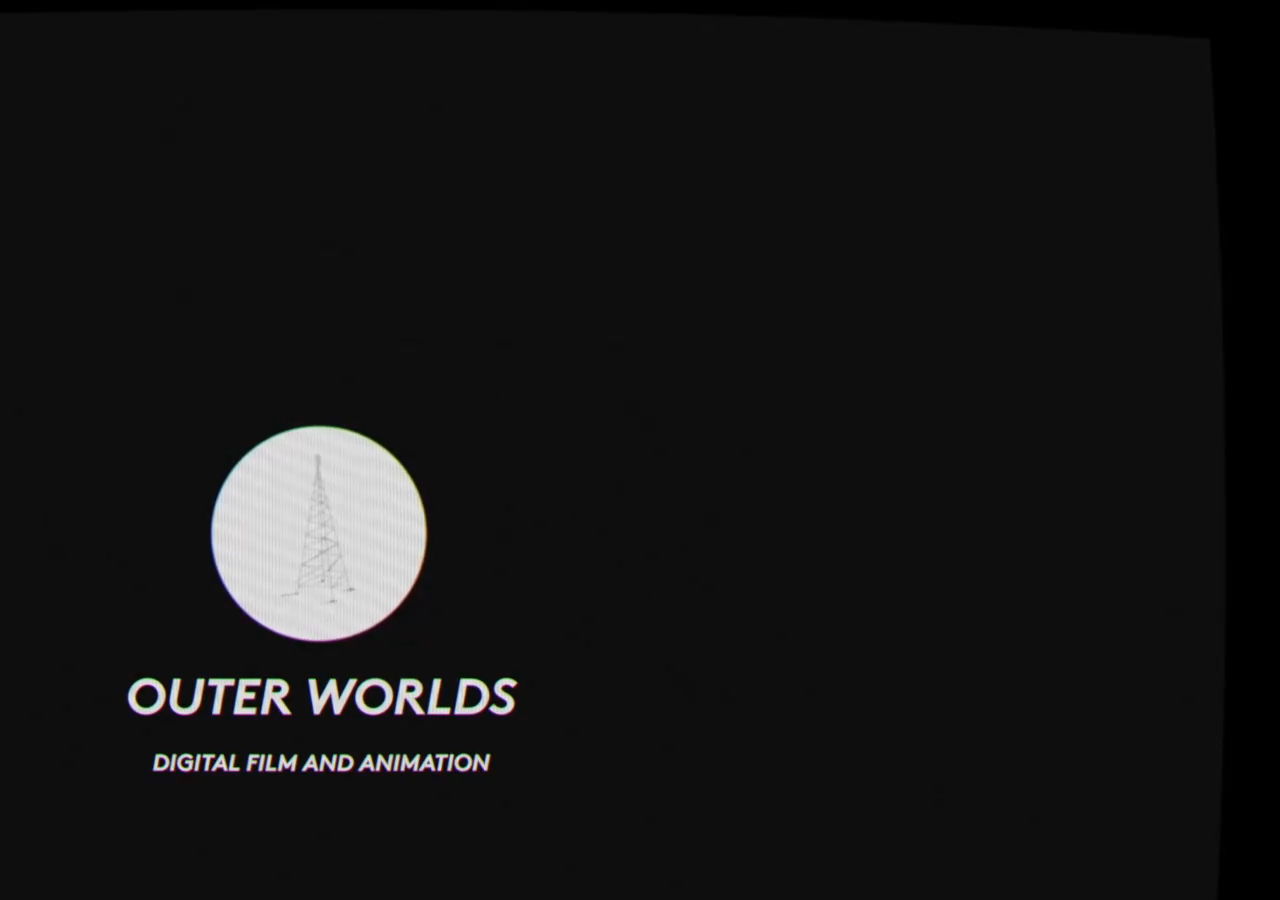
<file: index.html>
<!DOCTYPE html>
<html>
    <style>

        a:link {
        color: #7c7d7d;
        text-decoration: none;
        }
        
        a:visited {
        color: #7c7d7d;
        }
        
        a:hover {
        color: #84895b;
        }
        
        hr { 
        color: #000;
        display: block;
        margin-top: 0.5em;
        margin-bottom: 0.5em;
        margin-left: auto;
        margin-right: auto;
        border-style: inset;
        border-width: 1px;
        } 
        
        </style>
    
    <head>
        <meta charset="utf-8">
        <meta http-equiv="X-UA-Compatible" content="IE=edge">
        <title>Outer Worlds Studio</title>
        <meta name="description" content="Outer Worlds Studio">
        <link rel="stylesheet" href="main.css">
        <link rel="preconnect" href="https://fonts.gstatic.com">
<link href="https://fonts.googleapis.com/css2?family=Kanit:wght@200&display=swap" rel="stylesheet">
        
         <!--
        Google Analytics
        -->
        <script>
 
</script>
        <link rel="shortcut icon" href="/img/ow_white_circle_20.png" type="image/png">
    </head>
    <body>
        <!-- The video -->
     
<video autoplay muted loop id="myVideo">
  <source src="00086400.mp4" type="video/mp4">
</video>
</file>
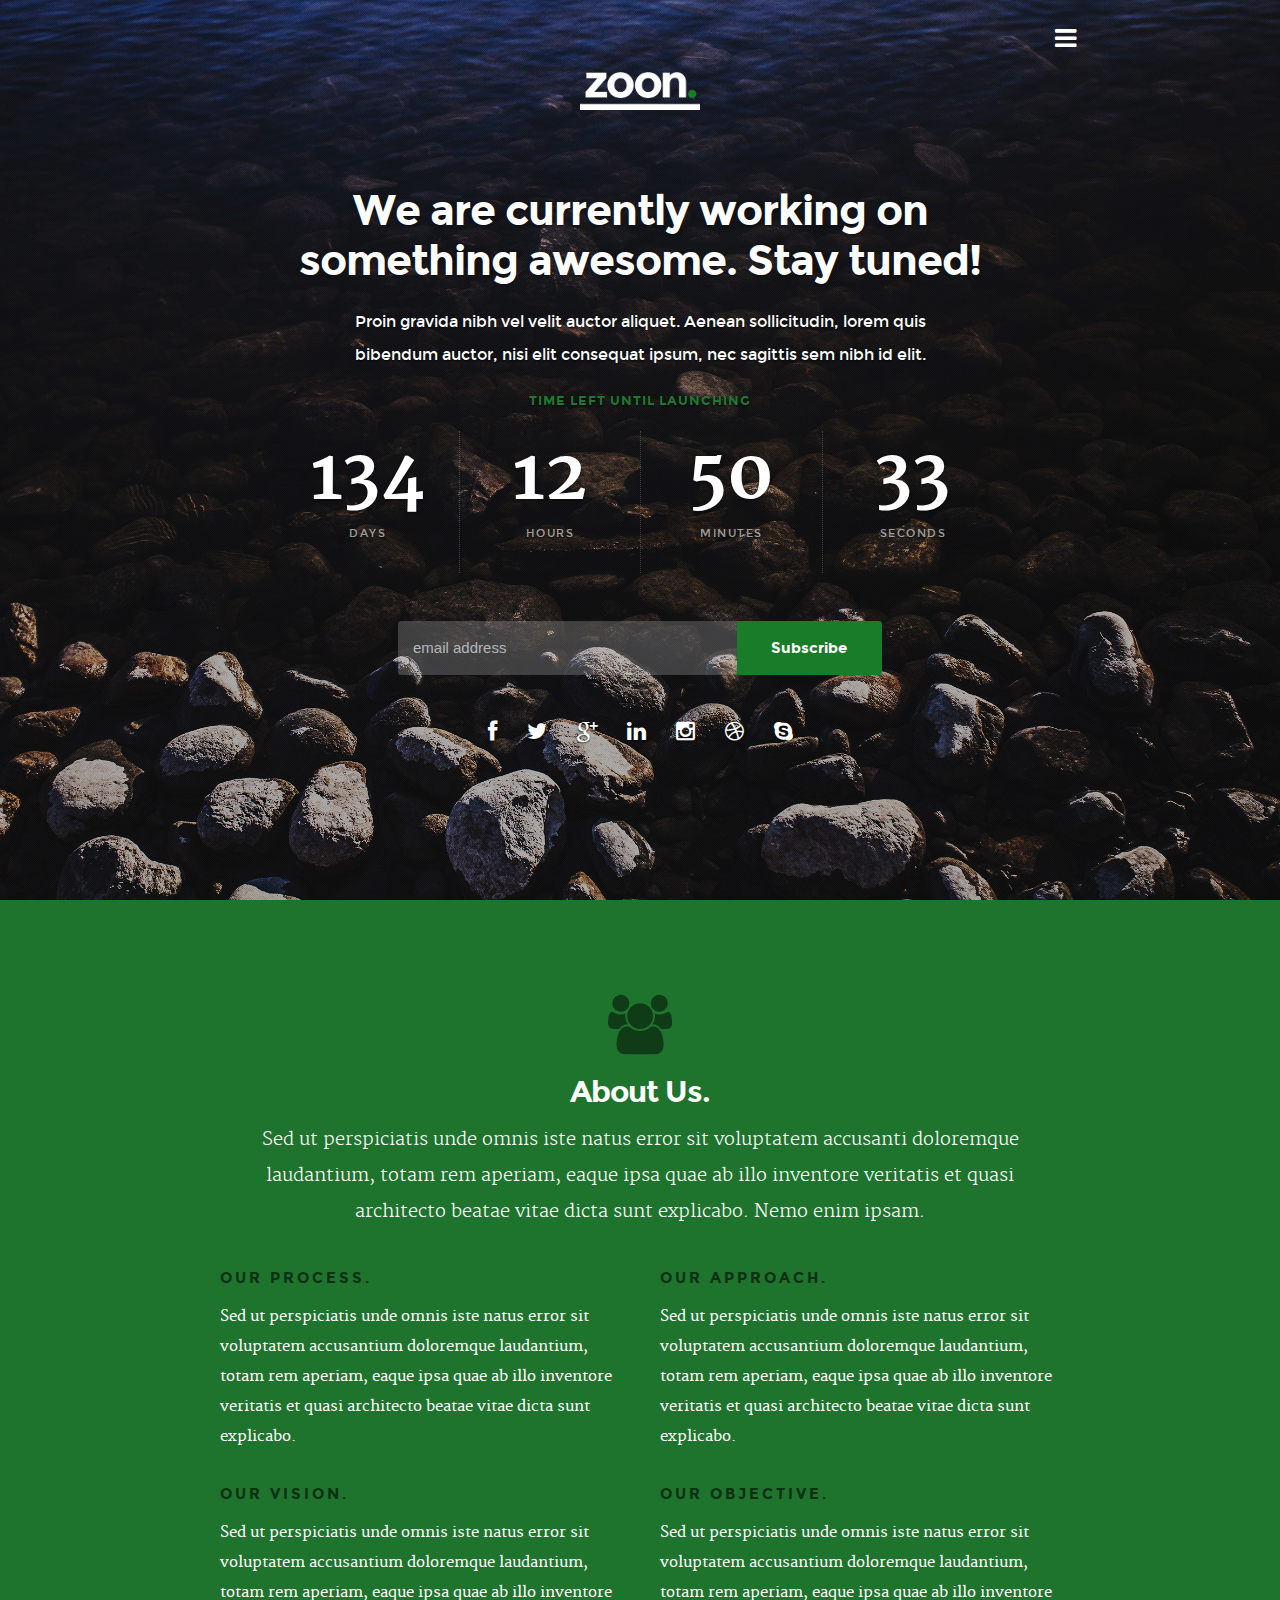
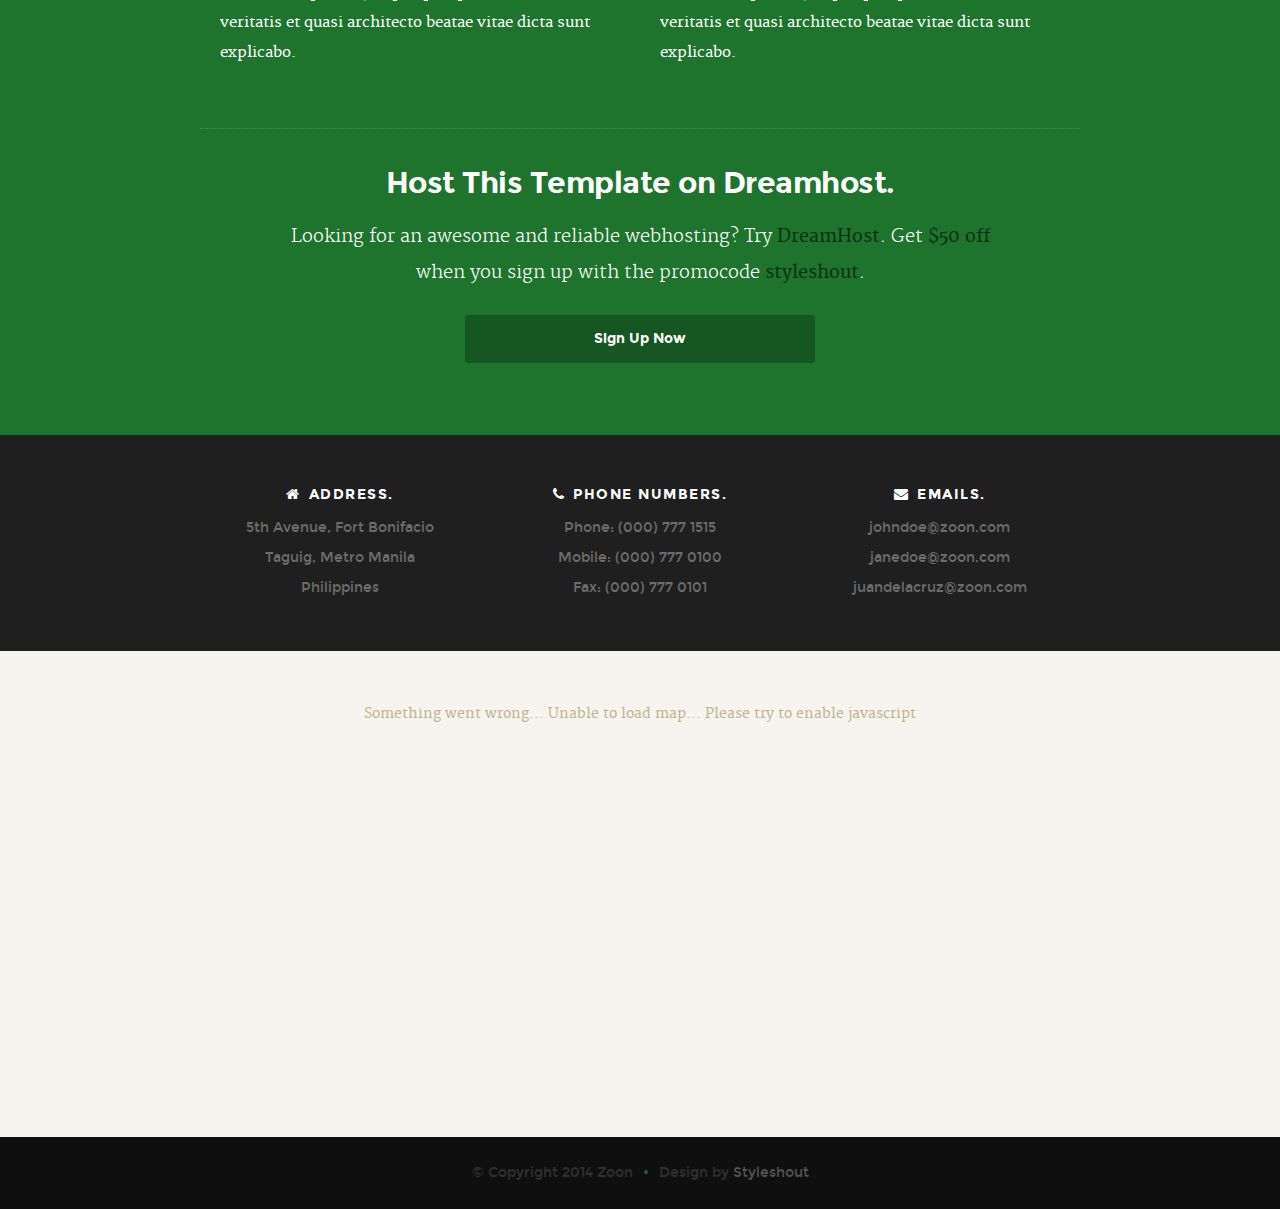
<file: Zoon10/index.html>
<!DOCTYPE html>
<!--[if lt IE 8 ]><html class="no-js ie ie7" lang="en"> <![endif]-->
<!--[if IE 8 ]><html class="no-js ie ie8" lang="en"> <![endif]-->
<!--[if (gte IE 8)|!(IE)]><!--><html class="no-js" lang="en"> <!--<![endif]-->
<head>

   <!--- Basic Page Needs
   ================================================== -->
   <meta charset="utf-8">
	<title>Zoon - Free Responsive HTML5/CSS3 Template</title>
	<meta name="description" content="">
	<meta name="author" content="">

   <!-- Mobile Specific Metas
   ================================================== -->
	<meta name="viewport" content="width=device-width, initial-scale=1, maximum-scale=1">

	<!-- CSS
    ================================================== -->
   <link rel="stylesheet" href="css/default.css">
	<link rel="stylesheet" href="css/layout.css">
   <link rel="stylesheet" href="css/media-queries.css">    

   <!-- Script
   ================================================== -->
	<script src="js/modernizr.js"></script>

   <!-- Favicons
	================================================== -->
	<link rel="shortcut icon" href="favicon.png" >

</head>

<body>

	<div id="preloader">      
      <div id="status">
         <img src="images/preloader.gif" height="64" width="64" alt="">
      </div>
   </div>

   <!-- Intro Section
   ================================================== -->
   <section id="intro">

   	<header class="row">	 

			<div id="logo" >
				<a href="#" >
                 <img src="images/logo.png" alt="Zoon">                  
              </a>					
			</div>

		   <nav id="nav-wrap">

		      <a class="menu-btn" href="#nav-wrap" title="Show navigation">Show navigation</a>
			   <a class="menu-btn" href="#" title="Hide navigation">Hide navigation</a>

		      <ul id="nav" class="nav">
		         <li class="current"><a class="smoothscroll" href="#home">Home</a></li>
		         <li><a class="smoothscroll" href="#about">About</a></li>			         
			      <li><a class="smoothscroll" href="#location">Location</a></li>
		      </ul> <!-- end #nav -->

		   </nav> <!-- end #nav-wrap --> 	        

   	</header> <!-- Header End -->   	

   	<div  id="main" class="row">

	   	<div class="twelve columns">
	   			
	   		<h1>We are currently working on something awesome. Stay tuned!</h1>

	   		<p>Proin gravida nibh vel velit auctor aliquet. Aenean sollicitudin, lorem quis bibendum auctor, nisi elit consequat ipsum, nec sagittis sem nibh id elit.</p>

	   		<h5>Time Left Until Launching</h5>

	   		<div id="counter" class="cf">
	   			<span>134 <em>days</em></span> 
 					<span>12 <em>hours</em></span>
					<span>50 <em>minutes</em></span>
 					<span>33 <em>seconds</em></span> 
   			</div>					

   			<!-- Begin MailChimp Signup Form -->
	         <div id="mc_embed_signup">
	            <form action="http://facebook.us8.list-manage.com/subscribe/post?u=cdb7b577e41181934ed6a6a44&amp;id=e65110b38d" method="post" id="mc-embedded-subscribe-form" name="mc-embedded-subscribe-form" class="validate" target="_blank" novalidate>
	                  
	               <input type="email" value="" name="EMAIL" class="email" id="mce-EMAIL" placeholder="email address" required>
	               
	               <!-- real people should not fill this in and expect good things - do not remove this or risk form bot signups-->
	               <div style="position: absolute; left: -5000px;"><input type="text" name="b_cdb7b577e41181934ed6a6a44_e65110b38d" value=""></div>
	               
	               <!-- <div class="clear"> --><input type="submit" value="Subscribe" name="subscribe" id="mc-embedded-subscribe" class="button"><!-- </div> -->
	               
	          	</form>
	         </div>

	         <ul class="social">
	            <li><a href="#"><i class="fa fa-facebook"></i></a></li>
	            <li><a href="#"><i class="fa fa-twitter"></i></a></li>
	            <li><a href="#"><i class="fa fa-google-plus"></i></a></li>
	            <li><a href="#"><i class="fa fa-linkedin"></i></a></li>
	            <li><a href="#"><i class="fa fa-instagram"></i></a></li>
	            <li><a href="#"><i class="fa fa-dribbble"></i></a></li>
	            <li><a href="#"><i class="fa fa-skype"></i></a></li>
            </ul>

         </div> 

      </div> <!-- main end -->    	

   </section> <!-- end intro section -->


   <!-- About Section
   ================================================== -->
   <section id="about">

      <div class="row section-header">

      	<div class="twelve columns">	

      		<div class="icon-wrap">
            	<i class="fa fa-group"></i>
         	</div>

	         <h1>About Us.</h1>

	         <p class="lead">Sed ut perspiciatis unde omnis iste natus error sit voluptatem accusanti doloremque laudantium, totam rem aperiam,
	         eaque ipsa quae ab illo inventore veritatis et quasi architecto beatae vitae dicta sunt explicabo. Nemo enim ipsam. 
	         </p>

         </div>

      </div> <!-- end section-header -->             	

      <div class="row section-content">
				
			<div class="six columns">
		      <h3>Our Process.</h3>

		      <p>Sed ut perspiciatis unde omnis iste natus error sit voluptatem accusantium doloremque laudantium, totam rem aperiam,
		      eaque ipsa quae ab illo inventore veritatis et quasi architecto beatae vitae dicta sunt explicabo. 
		      </p>
	      </div>

	      <div class="six columns">
		      <h3>Our Approach.</h3>

		      <p>Sed ut perspiciatis unde omnis iste natus error sit voluptatem accusantium doloremque laudantium, totam rem aperiam,
		      eaque ipsa quae ab illo inventore veritatis et quasi architecto beatae vitae dicta sunt explicabo. 
		      </p>
	      </div>            

      </div> <!-- end section-content -->  

      <div class="row section-content">
				
			<div class="six columns">
		      <h3>Our Vision.</h3>

		      <p>Sed ut perspiciatis unde omnis iste natus error sit voluptatem accusantium doloremque laudantium, totam rem aperiam,
		      eaque ipsa quae ab illo inventore veritatis et quasi architecto beatae vitae dicta sunt explicabo.
		      </p>
	      </div>

	      <div class="six columns">
		      <h3>Our Objective.</h3>

		      <p>Sed ut perspiciatis unde omnis iste natus error sit voluptatem accusantium doloremque laudantium, totam rem aperiam,
		      eaque ipsa quae ab illo inventore veritatis et quasi architecto beatae vitae dicta sunt explicabo. 
		      </p>
	      </div>            

      </div> <!-- end section-content -->       

      <div id="call-to-action">	       

		   <div class="row section-ads">

		      <div class="twelve columns">		         		

			      <h2><a href="http://www.dreamhost.com/r.cgi?287326|STYLESHOUT">Host This Template on Dreamhost.</a></h2>

			      <p class="lead">
			      Looking for an awesome and reliable webhosting? Try <a href="http://www.dreamhost.com/r.cgi?287326|STYLESHOUT"><span>DreamHost</span></a>.
					Get <span>$50 off</span> when you sign up with the promocode <span>styleshout</span>. 
					<!-- Simply type	the promocode in the box labeled “Promo Code” when placing your order. -->							
					</p>

					<div class="action">
			         <a href="http://www.dreamhost.com/r.cgi?287326|STYLESHOUT" class="button">Sign Up Now</a>
	         	</div>

			   </div>

		   </div> <!-- end section-ads -->		         	         

	   </div> <!-- end call-to-action -->		   	

   </section> <!-- About Section End-->    


   <!-- Location Section
   ================================================== -->
	<section id="location">

		<div class="contacts">		
			
			<div class="row contact-details">		           		         

			   <div class="columns">

				   <h3><i class="fa fa-home"></i>Address.</h3>
				   <p>5th Avenue, Fort Bonifacio<br>
						Taguig, Metro Manila <br>
						Philippines
					</p>

			   </div> 

			   <div class="columns">

				   <h3><i class="fa fa-phone"></i>Phone Numbers.</h3>
				   <p>Phone: (000) 777 1515<br>
				   	Mobile: (000) 777 0100<br>
				   	Fax: (000) 777 0101
				   </p>

			   </div>	 

			   <div class="columns end">

				   <h3><i class="fa fa-envelope"></i>Emails.</h3>
				   <p>johndoe@zoon.com<br>
				   	janedoe@zoon.com <br>
				   	juandelacruz@zoon.com
				   </p>

			   </div>          	

		 	</div> <!-- end contact-details -->		  

		</div> <!-- end contacts -->

	   <div id="map">

	   	 <p class="map-error">Something went wrong... Unable to load map... Please try to enable javascript</p>   

	   </div> <!-- end map -->

	</section> <!-- end location section -->

   <!-- footer
   ================================================== -->
   <footer>

      <div class="row">

         <div class="twelve columns">            

            <ul class="copyright">
               <li>&copy; Copyright 2014 Zoon</li>
               <li>Design by <a title="Styleshout" href="http://www.styleshout.com/">Styleshout</a></li>          
            </ul>

         </div>          

      </div>

      <div id="go-top"><a class="smoothscroll" title="Back to Top" href="#intro"><i class="icon-up-open"></i></a></div>

   </footer> <!-- Footer End-->   

   <!-- Java Script
   ================================================== -->
   <script src="http://ajax.googleapis.com/ajax/libs/jquery/1.10.2/jquery.min.js"></script>
   <script>window.jQuery || document.write('<script src="js/jquery-1.10.2.min.js"><\/script>')</script>
   <script type="text/javascript" src="js/jquery-migrate-1.2.1.min.js"></script>

	<script src="http://maps.google.com/maps/api/js?sensor=true" type="text/javascript"></script>
   <script src="js/gmaps.js"></script>
   <script src="js/waypoints.js"></script>
   <script src="js/jquery.countdown.js"></script>
   <script src="js/jquery.placeholder.js"></script>
   <script src="js/backstretch.js"></script>  
   <script src="js/init.js"></script>

</body>

</html>
</file>
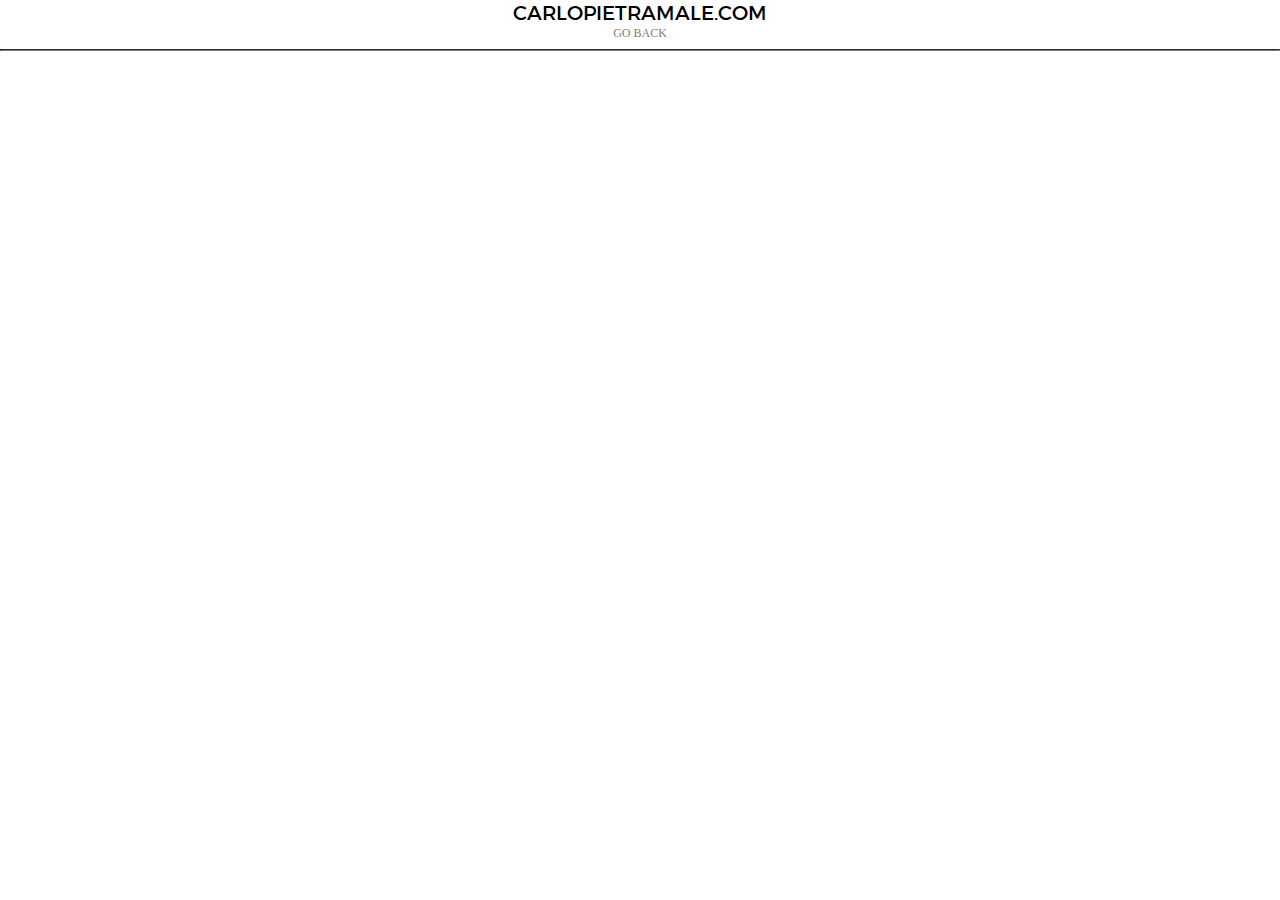
<file: about.html>
<!DOCTYPE html>
<html>
    <style>

        a:link {
        color: #7c7d7d;
        text-decoration: none;
        }
        
        a:visited {
        color: #7c7d7d;
        }
        
        a:hover {
        color: #84895b;
        }
        
        hr { 
        color: #000;
        display: block;
        margin-top: 0.5em;
        margin-bottom: 0.5em;
        margin-left: auto;
        margin-right: auto;
        border-style: inset;
        border-width: 1px;
        
        } 
        
        </style>
    <head>
        <meta charset="utf-8">
        <meta http-equiv="X-UA-Compatible" content="IE=edge">
        <title>CARLOPIETRAMALE.COM</title>
        <meta name="description" content="The portfolio of Carlo Pietramale | About">
        <link rel="stylesheet" href="main.css">
        
         <!--
        Google Analytics
        -->
        <script>
  (function(i,s,o,g,r,a,m){i['GoogleAnalyticsObject']=r;i[r]=i[r]||function(){
  (i[r].q=i[r].q||[]).push(arguments)},i[r].l=1*new Date();a=s.createElement(o),
  m=s.getElementsByTagName(o)[0];a.async=1;a.src=g;m.parentNode.insertBefore(a,m)
  })(window,document,'script','//www.google-analytics.com/analytics.js','ga');

  ga('create', 'UA-64780541-1', 'auto');
  ga('send', 'pageview');

</script>
        
    </head>
    <body>
        <h1 ALIGN ="center">CARLOPIETRAMALE.COM</h1>
        <h2 ALIGN ="center"> 
            <a href="index.html">GO BACK</a>
           </h2>
        <hr color="#7c7d7d">
                <!-- footer -->
<div id="textbox" align = "center">
<?php include 'footer.html' ?>
</div>
        <!-- footer -->
        </body>
</html>
<!--

    [[[[[[[[[[[[[[[      ]]]]]]]]]]]]]]]
    [::::::::::::::      ::::::::::::::]
    [::::::::::::::      ::::::::::::::]
    [::::::[[[[[[[:      :]]]]]]]::::::]
    [:::::[                      ]:::::]
    [:::::[                      ]:::::]
    [:::::[                      ]:::::]
    [:::::[                      ]:::::]
    [:::::[     CODE THE WEB     ]:::::]
    [:::::[  http://brackets.io  ]:::::]
    [:::::[                      ]:::::]
    [:::::[                      ]:::::]
    [:::::[                      ]:::::]
    [:::::[                      ]:::::]
    [::::::[[[[[[[:      :]]]]]]]::::::]
    [::::::::::::::      ::::::::::::::]
    [::::::::::::::      ::::::::::::::]
    [[[[[[[[[[[[[[[      ]]]]]]]]]]]]]]]

-->
</file>
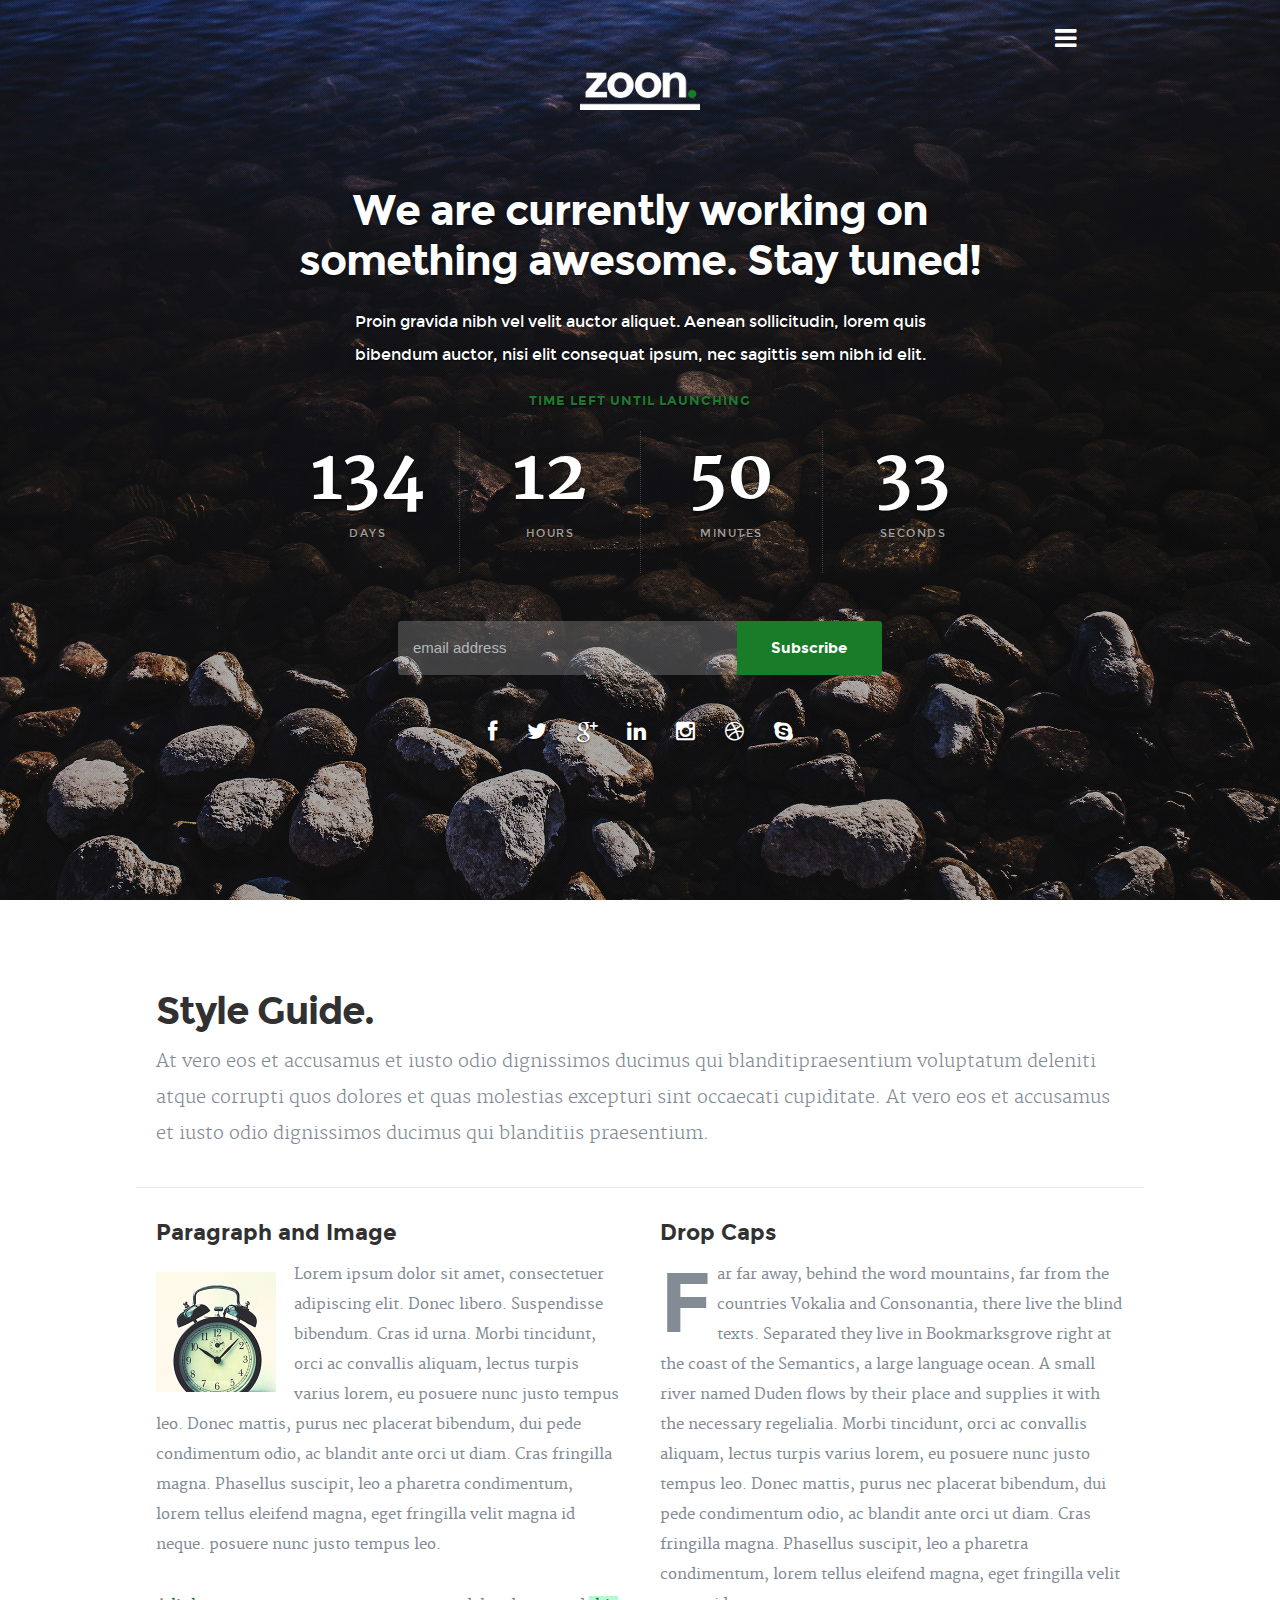
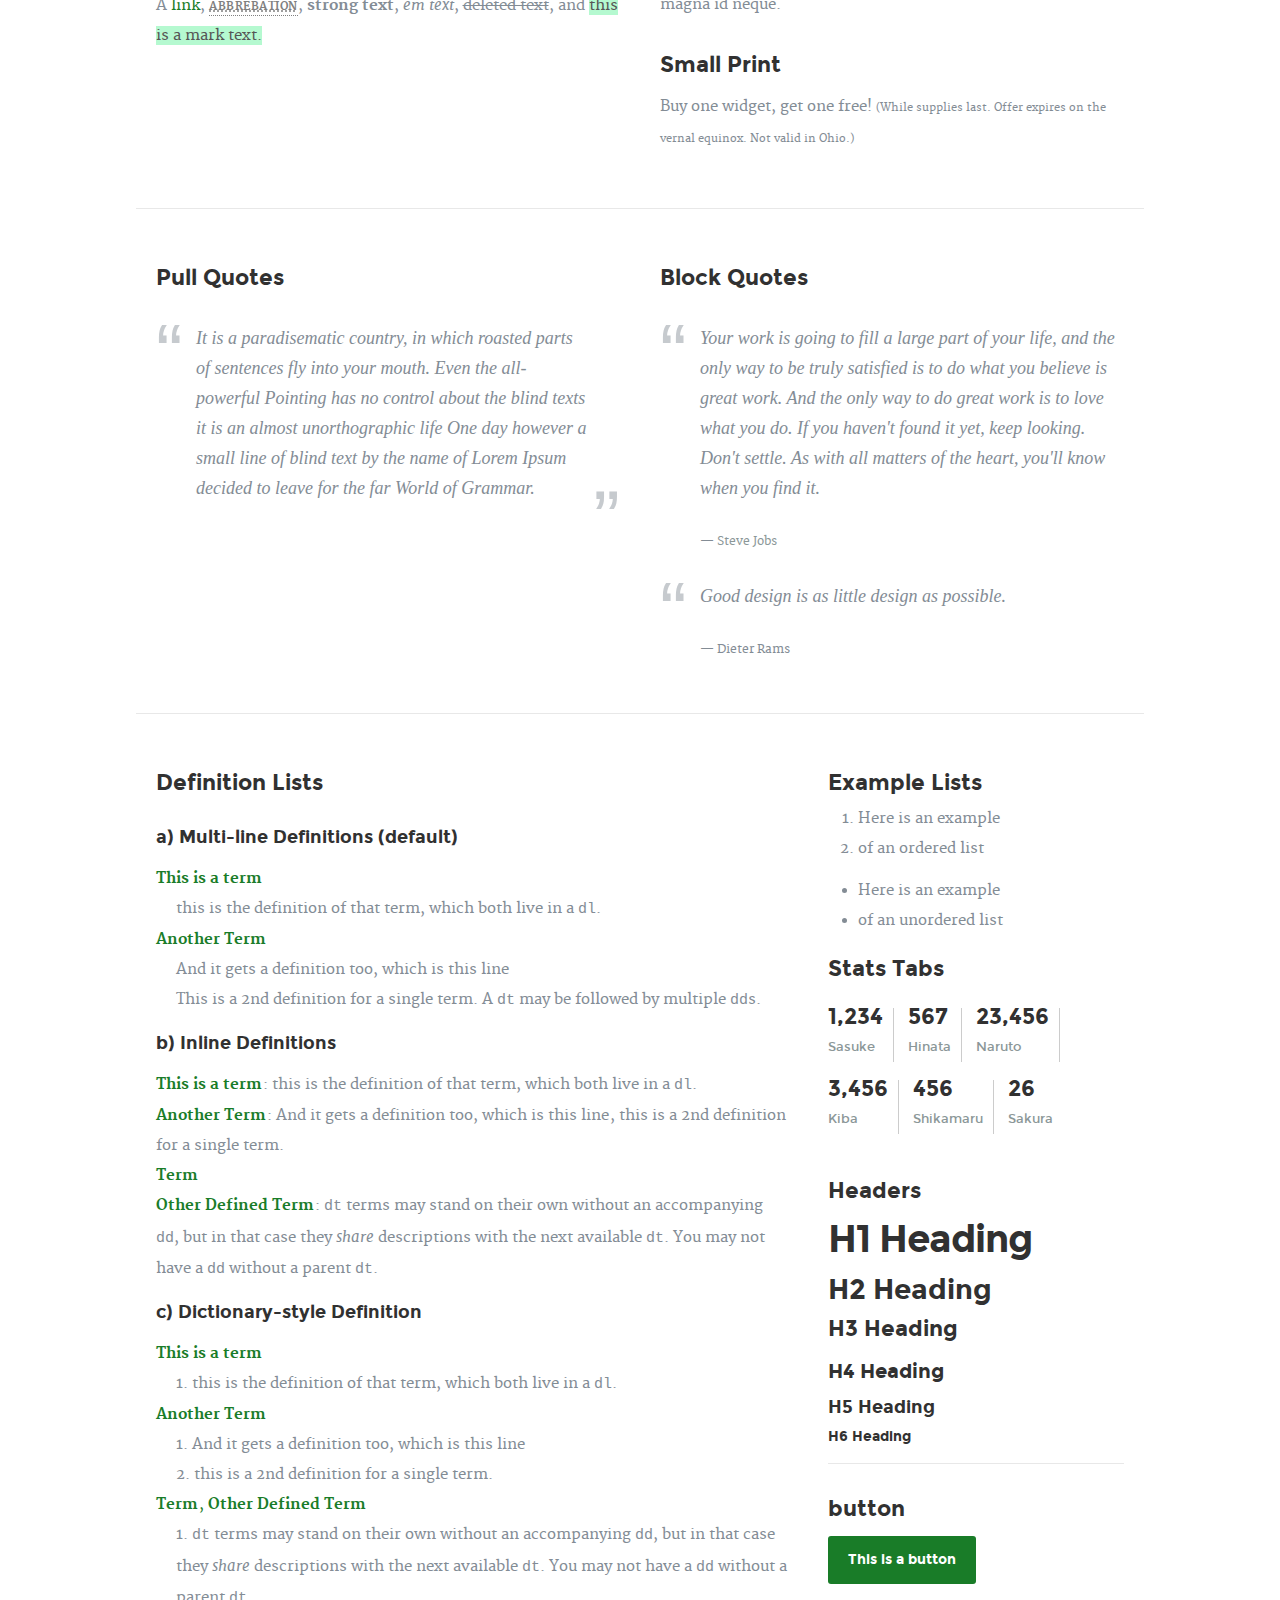
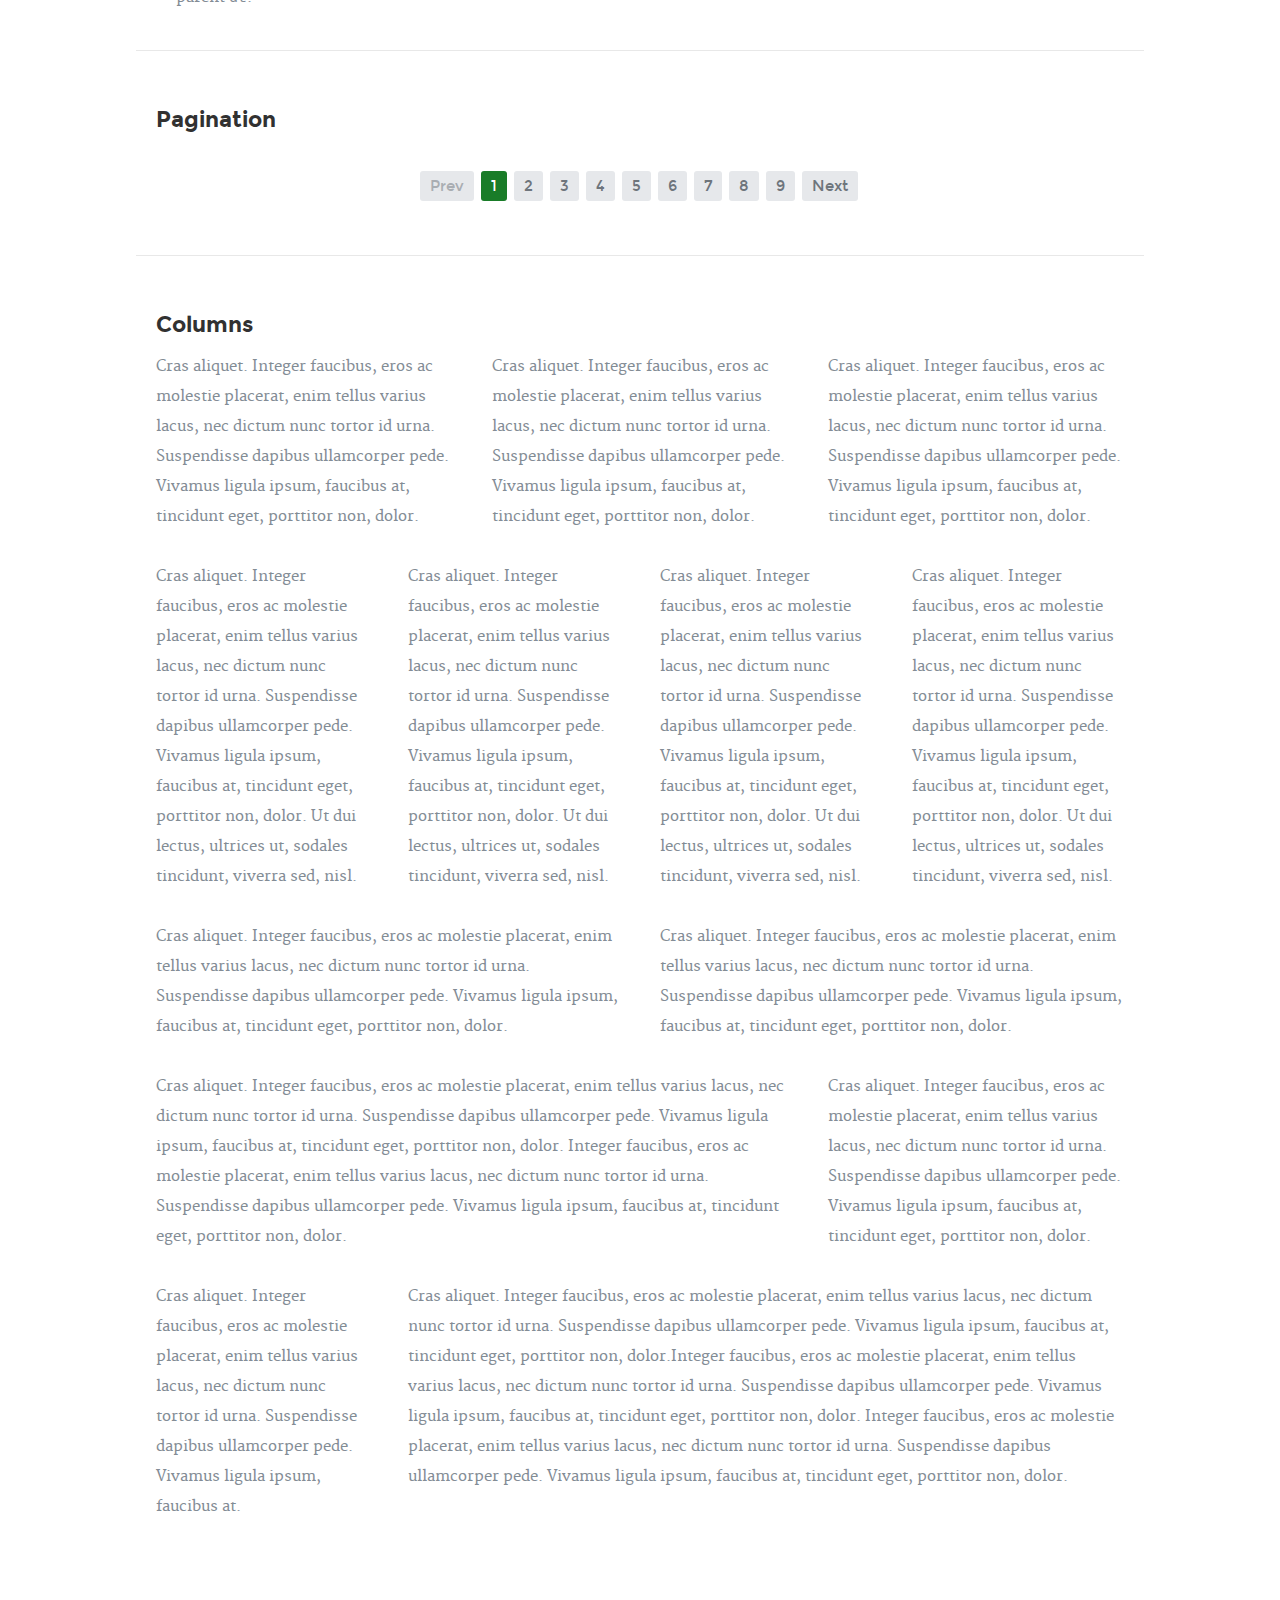
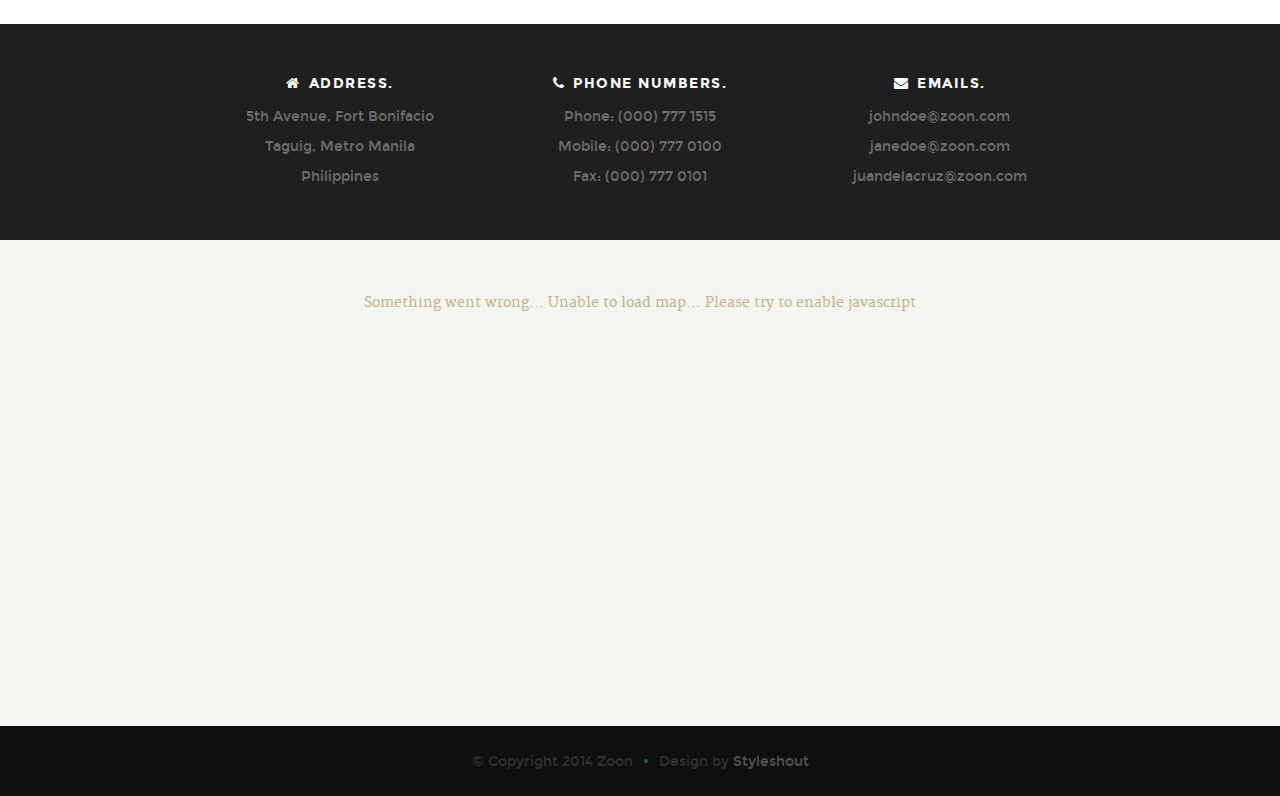
<file: Zoon10/demo.html>
<!DOCTYPE html>
<!--[if lt IE 8 ]><html class="no-js ie ie7" lang="en"> <![endif]-->
<!--[if IE 8 ]><html class="no-js ie ie8" lang="en"> <![endif]-->
<!--[if (gte IE 8)|!(IE)]><!--><html class="no-js" lang="en"> <!--<![endif]-->
<head>

   <!--- Basic Page Needs
   ================================================== -->
   <meta charset="utf-8">
	<title>Zoon - Free Responsive HTML5/CSS3 Template</title>
	<meta name="description" content="">
	<meta name="author" content="">

   <!-- Mobile Specific Metas
   ================================================== -->
	<meta name="viewport" content="width=device-width, initial-scale=1, maximum-scale=1">

	<!-- CSS
    ================================================== -->
   <link rel="stylesheet" href="css/default.css">
	<link rel="stylesheet" href="css/layout.css">
   <link rel="stylesheet" href="css/media-queries.css">    

   <!-- Script
   ================================================== -->
	<script src="js/modernizr.js"></script>

   <!-- Favicons
	================================================== -->
	<link rel="shortcut icon" href="favicon.png" >

</head>

<body>

	<div id="preloader">      
      <div id="status">
         <img src="images/preloader.gif" height="64" width="64" alt="">
      </div>
   </div>

   <!-- Intro Section
   ================================================== -->
   <section id="intro">

   	<header class="row">	 

			<div id="logo" >
				<a href="#" >
                 <img src="images/logo.png" alt="Zoon">                  
              </a>					
			</div>

		   <nav id="nav-wrap">

		      <a class="menu-btn" href="#nav-wrap" title="Show navigation">Show navigation</a>
			   <a class="menu-btn" href="#" title="Hide navigation">Hide navigation</a>

		      <ul id="nav" class="nav">
		         <li><a class="smoothscroll" href="#home">Home</a></li>
		         <li><a class="smoothscroll" href="#styles">Style Guide</a></li>			      
		      </ul> <!-- end #nav -->

		   </nav> <!-- end #nav-wrap --> 	        

   	</header> <!-- Header End -->   	

   	<div  id="main" class="row">

	   	<div class="twelve columns">
	   			
	   		<h1>We are currently working on something awesome. Stay tuned!</h1>

	   		<p>Proin gravida nibh vel velit auctor aliquet. Aenean sollicitudin, lorem quis bibendum auctor, nisi elit consequat ipsum, nec sagittis sem nibh id elit.</p>

	   		<h5>Time Left Until Launching</h5>

	   		<div id="counter" class="cf">
	   			<span>134 <em>days</em></span> 
 					<span>12 <em>hours</em></span>
					<span>50 <em>minutes</em></span>
 					<span>33 <em>seconds</em></span> 
   			</div>					

   			<!-- Begin MailChimp Signup Form -->
	         <div id="mc_embed_signup">
	            <form action="http://facebook.us8.list-manage.com/subscribe/post?u=cdb7b577e41181934ed6a6a44&amp;id=e65110b38d" method="post" id="mc-embedded-subscribe-form" name="mc-embedded-subscribe-form" class="validate" target="_blank" novalidate>
	                  
	               <input type="email" value="" name="EMAIL" class="email" id="mce-EMAIL" placeholder="email address" required>
	               
	               <!-- real people should not fill this in and expect good things - do not remove this or risk form bot signups-->
	               <div style="position: absolute; left: -5000px;"><input type="text" name="b_cdb7b577e41181934ed6a6a44_e65110b38d" value=""></div>
	               
	               <!-- <div class="clear"> --><input type="submit" value="Subscribe" name="subscribe" id="mc-embedded-subscribe" class="button"><!-- </div> -->
	               
	          	</form>
	         </div>

	         <ul class="social">
	            <li><a href="#"><i class="fa fa-facebook"></i></a></li>
	            <li><a href="#"><i class="fa fa-twitter"></i></a></li>
	            <li><a href="#"><i class="fa fa-google-plus"></i></a></li>
	            <li><a href="#"><i class="fa fa-linkedin"></i></a></li>
	            <li><a href="#"><i class="fa fa-instagram"></i></a></li>
	            <li><a href="#"><i class="fa fa-dribbble"></i></a></li>
	            <li><a href="#"><i class="fa fa-skype"></i></a></li>
            </ul>

         </div> 

      </div> <!-- main end -->    	

   </section> <!-- end intro section -->

   <!-- Style Guide Section
   ================================================== -->
   <section id="styles" style="padding: 90px 0 72px; background: #fff;">

      <div class="row section-head">

      	<div class="twelve columns">

	         <h1>Style Guide.</h1>

	         <p class="lead add-bottom">At vero eos et accusamus et iusto odio dignissimos ducimus qui blanditipraesentium voluptatum
	         deleniti atque corrupti quos dolores et quas molestias excepturi sint occaecati cupiditate.
	         At vero eos et accusamus et iusto odio dignissimos ducimus qui blanditiis praesentium.
	         </p>

         </div>                 

      </div> <!-- Row End-->

      <div class="row add-bottom">

      	<hr> 

         <div class="six columns add-bottom">

            <h3>Paragraph and Image</h3>

            <p><a href="#"><img width="120" height="120" class="pull-left" alt="sample-image" src="images/sample-image.jpg"></a>
  			   Lorem ipsum dolor sit amet, consectetuer adipiscing elit. Donec libero. Suspendisse bibendum.
  			   Cras id urna. Morbi tincidunt, orci ac convallis aliquam, lectus turpis varius lorem, eu
  			   posuere nunc justo tempus leo. Donec mattis, purus nec placerat bibendum, dui pede condimentum
  			   odio, ac blandit ante orci ut diam. Cras fringilla magna. Phasellus suscipit, leo a pharetra
  			   condimentum, lorem tellus eleifend magna, eget fringilla velit magna id neque.
  			   posuere nunc justo tempus leo. </p>

            <p>A <a href="#">link</a>,
  			   <abbr title="this really isn't a very good description">abbrebation</abbr>,
  			   <strong>strong text</strong>,
            <em>em text</em>,
  			   <del>deleted text</del>, and
            <mark>this is a mark text.</mark>
          	</p>

         </div>

         <div class="six columns add-bottom">

            <h3>Drop Caps</h3>

            <p class="drop-cap">Far far away, behind the word mountains, far from the countries Vokalia and Consonantia,
            there live the blind texts. Separated they live in Bookmarksgrove right at the coast of the
            Semantics, a large language ocean. A small river named Duden flows by their place and supplies
            it with the necessary regelialia. Morbi tincidunt, orci ac convallis aliquam, lectus turpis varius lorem, eu
  			   posuere nunc justo tempus leo. Donec mattis, purus nec placerat bibendum, dui pede condimentum
  			   odio, ac blandit ante orci ut diam. Cras fringilla magna. Phasellus suscipit, leo a pharetra
  			   condimentum, lorem tellus eleifend magna, eget fringilla velit magna id neque.
  			   </p>

            <h3>Small Print</h3>

            <p>Buy one widget, get one free!
  				<small>(While supplies last. Offer expires on the vernal equinox. Not valid in Ohio.)</small>
  			   </p>

         </div>

         <hr />

      </div> <!-- Row End-->

      <div class="row add-bottom">

         <div class="six columns add-bottom">

            <h3>Pull Quotes</h3>

            <aside class="pull-quote">
    			   <blockquote>
    				   <p>It is a paradisematic country, in which roasted parts of
                  sentences fly into your mouth. Even the all-powerful Pointing has no control about the blind
                  texts it is an almost unorthographic life One day however a small line of blind text by the name
                  of Lorem Ipsum decided to leave for the far World of Grammar.</p>
    				</blockquote>
    			</aside>

         </div>

         <div class="six columns add-bottom">

            <h3>Block Quotes</h3>

            <blockquote cite="http://where-i-got-my-info-from.com">
   			   <p>Your work is going to fill a large part of your life, and the only way to be truly satisfied is
               to do what you believe is great work. And the only way to do great work is to love what you do.
               If you haven't found it yet, keep looking. Don't settle. As with all matters of the heart, you'll know when you find it.
               </p>
   				<cite>
   				   <a href="#">Steve Jobs</a>
   				</cite>
			   </blockquote>

            <blockquote>
               <p>Good design is as little design as possible.</p>
               <cite>Dieter Rams</cite>
            </blockquote>

         </div>

         <hr />

      </div> <!-- Row End-->

      <div class="row add-bottom">

         <div class="eight columns add-bottom">

            <h3 class="add-bottom">Definition Lists</h3>

            <h5>a) Multi-line Definitions (default)</h5>

            <dl>
			      <dt><b>This is a term</b></dt>
				      <dd>this is the definition of that term, which both live in a <code>dl</code>.</dd>
			      <dt><b>Another Term</b></dt>
				      <dd>And it gets a definition too, which is this line</dd>
				      <dd>This is a 2<sup>nd</sup> definition for a single term. A <code>dt</code> may be followed by multiple <code>dd</code>s.</dd>
		      </dl>

            <h5>b) Inline Definitions</h5>

            <dl class="lining">
			      <dt><b>This is a term</b></dt>
				      <dd>this is the definition of that term, which both live in a <code>dl</code>.</dd>
			      <dt><b>Another Term</b></dt>
				      <dd class="micro">And it gets a definition too, which is this line</dd>
				      <dd class="micro"> this is a 2<sup>nd</sup> definition for a single term.</dd>
			      <dt><b>Term</b></dt>
			      <dt><b>Other Defined Term</b></dt>
				      <dd><code>dt</code> terms may stand on their own without an accompanying <code>dd</code>, but in that case they <em>share</em> descriptions with the next available <code>dt</code>. You may not have a <code>dd</code> without a parent <code>dt</code>.</dd>
		      </dl>

            <h5>c) Dictionary-style Definition</h5>

            <dl class="dictionary-style">
				   <dt><b>This is a term</b></dt>
					   <dd>this is the definition of that term, which both live in a <code>dl</code>.</dd>
					<dt><b>Another Term</b></dt>
					   <dd>And it gets a definition too, which is this line</dd>
					   <dd> this is a 2<sup>nd</sup> definition for a single term.</dd>
					<dt><b>Term</b></dt>
					<dt><b>Other Defined Term</b></dt>
					   <dd><code>dt</code> terms may stand on their own without an accompanying <code>dd</code>, but in that case they <em>share</em> descriptions with the next available <code>dt</code>. You may not have a <code>dd</code> without a parent <code>dt</code>.</dd>
				</dl>

         </div>

         <div class="four columns add-bottom">

            <h3>Example Lists</h3>

            <ol>
				   <li>Here is an example</li>
				   <li>of an ordered list</li>
			   </ol>

            <ul class="disc">
				   <li>Here is an example</li>
				   <li>of an unordered list</li>
			   </ul>

            <h3>Stats Tabs</h3>

            <ul class="stats-tabs">
			      <li><a href="#">1,234 <b>Sasuke</b></a></li>
			      <li><a href="#">567 <b>Hinata</b></a></li>
			      <li><a href="#">23,456 <b>Naruto</b></a></li>
			      <li><a href="#">3,456 <b>Kiba</b></a></li>
			      <li><a href="#">456 <b>Shikamaru</b></a></li>
			      <li><a href="#">26 <b>Sakura</b></a></li>
		      </ul>

            <h3>Headers</h3>

            <h1>H1 Heading</h1>
            <h2>H2 Heading</h2>
            <h3>H3 Heading</h3>
            <h4>H4 Heading</h4>
            <h5>H5 Heading</h5>
            <h6>H6 Heading</h6>

            <hr>

            <h3>button</h3>

            <a class="button" href="#">This is a button</a>

         </div>

         <hr />

      </div> <!-- Row End-->

      <div class="row add-bottom">

         <div class="twelve columns add-bottom">

            <h3 class="add-bottom">Pagination</h3>

            <nav class="pagination add-bottom">

               <span class="page-numbers prev inactive">Prev</span>
   	         <span class="page-numbers current">1</span>
   	         <a href="#" class="page-numbers">2</a>
               <a href="#" class="page-numbers">3</a>
               <a href="#" class="page-numbers">4</a>
               <a href="#" class="page-numbers">5</a>
               <a href="#" class="page-numbers">6</a>
               <a href="#" class="page-numbers">7</a>
               <a href="#" class="page-numbers">8</a>
               <a href="#" class="page-numbers">9</a>
   	         <a href="#" class="page-numbers next">Next</a>

		      </nav>

         </div>

         <hr />

      </div> <!-- Row End-->

      <!-- <div class="row add-bottom">

         <div class="twelve columns add-bottom">

            <h3>Form Styles</h3>

            <form>
               <fieldset>

					   <label for="regularInput">Regular Input</label>
						<input type="text" id="regularInput">

                  <label for="regularTextarea">Regular Textarea</label>
						<textarea id="regularTextarea"></textarea>

                  <label for="selectList">Select List</label>
						<select id="selectList">
						   <option value="Option 1">Option 1</option>
							<option value="Option 2">Option 2</option>
							<option value="Option 3">Option 3</option>
							<option value="Option 4">Option 4</option>
						</select>

                  <fieldset>
						   <legend>Checkboxes</legend>

                     <label for="regularCheckbox">
							   <input type="checkbox" value="checkbox 1" id="regularCheckbox">
								<span>Regular Checkbox</span>
							</label>

                     <label for="secondRegularCheckbox">
							   <input type="checkbox" value="checkbox 2" id="secondRegularCheckbox">
								<span>Regular Checkbox</span>
							</label>
						</fieldset>

						<fieldset>
						   <legend>Radio Buttons</legend>

                     <label for="regularRadio">
							   <input type="radio" value="radio 1" id="regularRadio" name="radios">
							   <span>Regular Radio</span>
							</label>

                     <label for="secondRegularRadio">
							   <input type="radio" value="radio 2" id="secondRegularRadio" name="radios">
								<span>Regular Radio</span>
							</label>
						</fieldset>

						<button type="submit">Submit Form</button>

               </fieldset>
				</form>

         </div>

         <hr />

      </div> -->    <!-- Row End-->

      <div class="row">

         <div class="twelve columns">
            <h3 class="half-bottom">Columns</h3>
         </div>

      </div> <!-- Row End-->

      <!--<h4>1/3 Columns</h4>  -->

      <div class="row">

         <div class="four columns">
		      <p>Cras aliquet. Integer faucibus, eros ac molestie placerat, enim tellus varius lacus,
            nec dictum nunc tortor id urna. Suspendisse dapibus ullamcorper pede. Vivamus ligula ipsum,
            faucibus at, tincidunt eget, porttitor non, dolor. </p>
	      </div>

         <div class="four columns">
		      <p>Cras aliquet. Integer faucibus, eros ac molestie placerat, enim tellus varius lacus,
            nec dictum nunc tortor id urna. Suspendisse dapibus ullamcorper pede. Vivamus ligula ipsum,
            faucibus at, tincidunt eget, porttitor non, dolor. </p>
	      </div>

         <div class="four columns">
		      <p>Cras aliquet. Integer faucibus, eros ac molestie placerat, enim tellus varius lacus,
            nec dictum nunc tortor id urna. Suspendisse dapibus ullamcorper pede. Vivamus ligula ipsum,
            faucibus at, tincidunt eget, porttitor non, dolor. </p>
	      </div>

      </div>

      <!--<h4>1/4 Columns</h4>  -->

      <div class="row">

         <div class="three columns">
		      <p>Cras aliquet. Integer faucibus, eros ac molestie placerat, enim tellus varius lacus,
            nec dictum nunc tortor id urna. Suspendisse dapibus ullamcorper pede. Vivamus ligula ipsum,
            faucibus at, tincidunt eget, porttitor non, dolor. Ut dui lectus, ultrices ut, sodales tincidunt,
            viverra sed, nisl. </p>
	      </div>

         <div class="three columns">
		      <p>Cras aliquet. Integer faucibus, eros ac molestie placerat, enim tellus varius lacus,
            nec dictum nunc tortor id urna. Suspendisse dapibus ullamcorper pede. Vivamus ligula ipsum,
            faucibus at, tincidunt eget, porttitor non, dolor. Ut dui lectus, ultrices ut, sodales tincidunt,
            viverra sed, nisl. </p>
	      </div>

         <div class="three columns">
		      <p>Cras aliquet. Integer faucibus, eros ac molestie placerat, enim tellus varius lacus,
            nec dictum nunc tortor id urna. Suspendisse dapibus ullamcorper pede. Vivamus ligula ipsum,
            faucibus at, tincidunt eget, porttitor non, dolor. Ut dui lectus, ultrices ut, sodales tincidunt,
            viverra sed, nisl. </p>
	      </div>

         <div class="three columns">
		      <p>Cras aliquet. Integer faucibus, eros ac molestie placerat, enim tellus varius lacus,
            nec dictum nunc tortor id urna. Suspendisse dapibus ullamcorper pede. Vivamus ligula ipsum,
            faucibus at, tincidunt eget, porttitor non, dolor. Ut dui lectus, ultrices ut, sodales tincidunt,
            viverra sed, nisl. </p>
	      </div>

      </div>

      <!--<h4>1/2 Columns</h4>  -->

      <div class="row">

         <div class="six columns">
            <p>Cras aliquet. Integer faucibus, eros ac molestie placerat, enim tellus varius lacus,
            nec dictum nunc tortor id urna. Suspendisse dapibus ullamcorper pede. Vivamus ligula ipsum,
            faucibus at, tincidunt eget, porttitor non, dolor. </p>
         </div>

         <div class="six columns">
            <p>Cras aliquet. Integer faucibus, eros ac molestie placerat, enim tellus varius lacus,
            nec dictum nunc tortor id urna. Suspendisse dapibus ullamcorper pede. Vivamus ligula ipsum,
            faucibus at, tincidunt eget, porttitor non, dolor. </p>
         </div>

      </div>

      <!--<h4>2/3 Columns</h4>  -->

      <div class="row">

         <div class="eight columns">
            <p>Cras aliquet. Integer faucibus, eros ac molestie placerat, enim tellus varius lacus,
            nec dictum nunc tortor id urna. Suspendisse dapibus ullamcorper pede. Vivamus ligula ipsum,
            faucibus at, tincidunt eget, porttitor non, dolor. Integer faucibus, eros ac molestie placerat, enim tellus varius lacus,
            nec dictum nunc tortor id urna. Suspendisse dapibus ullamcorper pede. Vivamus ligula ipsum,
            faucibus at, tincidunt eget, porttitor non, dolor.</p>
         </div>

         <div class="four columns">
            <p>Cras aliquet. Integer faucibus, eros ac molestie placerat, enim tellus varius lacus,
            nec dictum nunc tortor id urna. Suspendisse dapibus ullamcorper pede. Vivamus ligula ipsum,
            faucibus at, tincidunt eget, porttitor non, dolor. </p>
         </div>

      </div>

      <!--<h4>3/4 Columns</h4>  -->

      <div class="row">

         <div class="three columns">
		      <p>Cras aliquet. Integer faucibus, eros ac molestie placerat, enim tellus varius lacus,
            nec dictum nunc tortor id urna. Suspendisse dapibus ullamcorper pede. Vivamus ligula ipsum,
            faucibus at. </p>
	      </div>

         <div class="nine columns">
		      <p>Cras aliquet. Integer faucibus, eros ac molestie placerat, enim tellus varius lacus,
            nec dictum nunc tortor id urna. Suspendisse dapibus ullamcorper pede. Vivamus ligula ipsum,
            faucibus at, tincidunt eget, porttitor non, dolor.Integer faucibus, eros ac molestie placerat, enim tellus varius lacus,
            nec dictum nunc tortor id urna. Suspendisse dapibus ullamcorper pede. Vivamus ligula ipsum,
            faucibus at, tincidunt eget, porttitor non, dolor. Integer faucibus, eros ac molestie placerat, enim tellus varius lacus,
            nec dictum nunc tortor id urna. Suspendisse dapibus ullamcorper pede. Vivamus ligula ipsum,
            faucibus at, tincidunt eget, porttitor non, dolor.</p>
	      </div>

      </div>

   </section> <!-- Style Guide Section End-->

   <!-- Location Section
   ================================================== -->
	<section id="location">

		<div class="contacts">		
			
			<div class="row contact-details">		           		         

			   <div class="columns">

				   <h3><i class="fa fa-home"></i>Address.</h3>
				   <p>5th Avenue, Fort Bonifacio<br>
						Taguig, Metro Manila <br>
						Philippines
					</p>

			   </div> 

			   <div class="columns">

				   <h3><i class="fa fa-phone"></i>Phone Numbers.</h3>
				   <p>Phone: (000) 777 1515<br>
				   	Mobile: (000) 777 0100<br>
				   	Fax: (000) 777 0101
				   </p>

			   </div>	 

			   <div class="columns end">

				   <h3><i class="fa fa-envelope"></i>Emails.</h3>
				   <p>johndoe@zoon.com<br>
				   	janedoe@zoon.com <br>
				   	juandelacruz@zoon.com
				   </p>

			   </div>          	

		 	</div> <!-- end contact-details -->		  

		</div> <!-- end contacts -->

	   <div id="map">

	   	 <p class="map-error">Something went wrong... Unable to load map... Please try to enable javascript</p>   

	   </div> <!-- end map -->

	</section> <!-- end location section -->

   <!-- footer
   ================================================== -->
   <footer>

      <div class="row">

         <div class="twelve columns">            

            <ul class="copyright">
               <li>&copy; Copyright 2014 Zoon</li>
               <li>Design by <a title="Styleshout" href="http://www.styleshout.com/">Styleshout</a></li>          
            </ul>

         </div>          

      </div>

      <div id="go-top"><a class="smoothscroll" title="Back to Top" href="#intro"><i class="icon-up-open"></i></a></div>

   </footer> <!-- Footer End-->   

   <!-- Java Script
   ================================================== -->
   <script src="http://ajax.googleapis.com/ajax/libs/jquery/1.10.2/jquery.min.js"></script>
   <script>window.jQuery || document.write('<script src="js/jquery-1.10.2.min.js"><\/script>')</script>
   <script type="text/javascript" src="js/jquery-migrate-1.2.1.min.js"></script>

	<script src="http://maps.google.com/maps/api/js?sensor=true" type="text/javascript"></script>
   <script src="js/gmaps.js"></script>
   <script src="js/waypoints.js"></script>   
   <script src="js/jquery.countdown.js"></script>
   <script src="js/jquery.placeholder.js"></script>
   <script src="js/backstretch.js"></script>  
   <script src="js/init.js"></script>

</body>

</html>
</file>
<file: Zoon10/css/default.css>
/*
=====================================================================
*   Zoon v1.0 Default Stylesheet
*   url: styleshout.com
*   06-07-2014
=====================================================================

TOC:
a. Webfonts and Icon fonts
b. Preloader
c. Reset
d. Default Styles
   1. Basic
   2. Typography
   3. Links
   4. Media
   5. Buttons
   6. Forms
d. Grid
e. Others
   1. Clearing
   2. Misc

=====================================================================  */


/* ------------------------------------------------------------------ */
/* a. Webfonts and Icon fonts
 ------------------------------------------------------------------ */

@import url("fonts.css");
@import url("fontello/css/fontello.css");
@import url("font-awesome/css/font-awesome.min.css");


/* ------------------------------------------------------------------ */
/* b. Preloader
 ------------------------------------------------------------------ */

#preloader  {
   position: fixed;
   top: 0;
   left: 0;
   right: 0;
   bottom: 0;
   background: #fff;
   z-index: 99999;
   height: 100%;
}
#status  {    
   position: absolute;
   left: 50%;
   top: 50%;
   width: 64px;
   height: 64px;
   margin: -32px 0 0 -32px;  
   padding: 0;    
}

/* ------------------------------------------------------------------
/* c. Reset
      Adapted from:
      Normalize.css - https://github.com/necolas/normalize.css/
      HTML5 Doctor Reset - html5doctor.com/html-5-reset-stylesheet/
/* ------------------------------------------------------------------ */

html, body, div, span, object, iframe,
h1, h2, h3, h4, h5, h6, p, blockquote, pre,
abbr, address, cite, code,
del, dfn, em, img, ins, kbd, q, samp,
small, strong, sub, sup, var,
b, i,
dl, dt, dd, ol, ul, li,
fieldset, form, label, legend,
table, caption, tbody, tfoot, thead, tr, th, td,
article, aside, canvas, details, figcaption, figure,
footer, header, hgroup, menu, nav, section, summary,
time, mark, audio, video {
   margin: 0;
   padding: 0;
   border: 0;
   outline: 0;
   font-size: 100%;
   vertical-align: baseline;
   background: transparent;
}

article,aside,details,figcaption,figure,
footer,header,hgroup,menu,nav,section {
   display: block;
}

audio,
canvas,
video {
   display: inline-block;
}

audio:not([controls]) {
   display: none;
   height: 0;
}

[hidden] { display: none; }

code, kbd, pre, samp {
   font-family: monospace, serif;
   font-size: 1em;
}

pre {
   white-space: pre;
   white-space: pre-wrap;
   word-wrap: break-word;
}

blockquote, q { quotes: &#8220 &#8220; }

blockquote:before, blockquote:after,
q:before, q:after {
   content: '';
   content: none;
}

ins {
   background-color: #ff9;
   color: #000;
   text-decoration: none;
}

mark {
   background-color: #B5F9D0;
   color: #555;
}

del { text-decoration: line-through; }

abbr[title], dfn[title] {
   border-bottom: 1px dotted;
   cursor: help;
}

table {
   border-collapse: collapse;
   border-spacing: 0;
}


/* ------------------------------------------------------------------ */
/* d. Default and Basic Styles
      Adapted from:
      Skeleton CSS Framework - http://www.getskeleton.com/
      Typeplate Typographic Starter Kit - http://typeplate.com/
/* ------------------------------------------------------------------ */

/* 1. Basic  ------------------------------------------------------- */

*,
*:before,
*:after {
   -moz-box-sizing: border-box;
   -webkit-box-sizing: border-box;
   box-sizing: border-box;
}

html { font-size: 62.5%; }

body {
   background: #fff;
   font-family: 'merriweather-regular', sans-serif;
   font-weight: normal;
   font-size: 15px;
   line-height: 30px;
	color: #838C95;

   -webkit-font-smoothing: antialiased; /* Fix for webkit rendering */
	-webkit-text-size-adjust: 100%;
}

/* 2. Typography
      Vertical rhythm with leading derived from 6
--------------------------------------------------------------------- */

h1, h2, h3, h4, h5, h6 {
   color: #313131;
	font-family: 'montserrat-bold', sans-serif;
   font-weight: normal;
}
h1 a, h2 a, h3 a, h4 a, h5 a, h6 a { font-weight: inherit; }
h1 { font-size: 38px; line-height: 42px; margin-bottom: 12px; letter-spacing: -1px; }
h2 { font-size: 28px; line-height: 36px; margin-bottom: 6px; }
h3 { font-size: 22px; line-height: 30px; margin-bottom: 12px; }
h4 { font-size: 20px; line-height: 30px; margin-bottom: 6px; }
h5 { font-size: 18px; line-height: 30px; }
h6 { font-size: 14px; line-height: 30px; }
.subheader { }

p { margin: 0 0 30px 0; }
p img { margin: 0; }
p.lead {
   font: 18px/36px 'merriweather-light', sans-serif;
   margin-bottom: 24px;
}

/* for 'em' and 'strong' tags, font-size and line-height should be same with
the body tag due to rendering problems in some browsers */
em { font: 15px/30px 'merriweather-italic', sans-serif; }
strong, b { font: 15px/30px 'merriweather-bold', sans-serif; }
small { font-size: 11px; line-height: inherit; }

/*	Blockquotes */
blockquote {
   margin: 30px 0px;
   padding-left: 40px;
   position: relative;
}
blockquote:before {
   content: "\201C";
   opacity: 0.45;
   font-size: 80px;
   line-height: 0px;
   margin: 0;
   font-family: arial, sans-serif;

   position: absolute;
   top:  30px;
	left: 0;
}
blockquote p {
   font-family: georgia, serif;
   font-style: italic;
   padding: 0;
   font-size: 18px;
   line-height: 30px;
}
blockquote cite {
   display: block;
   font-size: 12px;
   font-style: normal;
   line-height: 18px;
}
blockquote cite:before { content: "\2014 \0020"; }
blockquote cite a,
blockquote cite a:visited { color: #8B9798; border: none }

/* ---------------------------------------------------------------------
/*  Pull Quotes Markup
/*
    <aside class="pull-quote">
		<blockquote>
			<p></p>
		</blockquote>
	 </aside>
/*
/* --------------------------------------------------------------------- */
.pull-quote {
   position: relative;
	padding: 18px 30px 18px 0px;
}
.pull-quote:before,
.pull-quote:after {
	height: 1em;
	opacity: 0.45;
	position: absolute;
	font-size: 80px;
   font-family: Arial, Sans-Serif;
}
.pull-quote:before {
	content: "\201C";
	top:  33px;
	left: 0;
}
.pull-quote:after {
	content: '\201D';
	bottom: -33px;
	right: 0;
}
.pull-quote blockquote {
   margin: 0;
}
.pull-quote blockquote:before {
   content: none;
}

/* Abbreviations */
abbr {
   font-family: 'merriweather-bold', sans-serif;
	font-variant: small-caps;
	text-transform: lowercase;
   letter-spacing: .5px;
	color: gray;
}
abbr:hover { cursor: help; }

/* drop cap */
.drop-cap:first-letter {
	float: left;
	margin: 0;
	padding: 14px 6px 0 0;
	font-size: 84px;
	font-family: /* Copperplate */ 'montserrat-bold', sans-serif;
   line-height: 60px;
	text-indent: 0;
	background: transparent;
	color: inherit;
}

hr { border: solid #E8E8E8; border-width: 1px 0 0; clear: both; margin: 11px 0 30px; height: 0; }


/*  3. Links  ------------------------------------------------------- */

a, a:visited {
   text-decoration: none;
   outline: 0;
   color: #197C28;

   -webkit-transition: color .3s ease-in-out;
   -moz-transition: color .3s ease-in-out;
   -o-transition: color .3s ease-in-out;
   transition: color .3s ease-in-out;
}
a:hover, a:focus { color: #333; }
p a, p a:visited { line-height: inherit; }


/*  4. List  --------------------------------------------------------- */

ul, ol { margin-bottom: 24px; margin-top: 12px; }
ul { list-style: none outside; }
ol { list-style: decimal; }
ol, ul.square, ul.circle, ul.disc { margin-left: 30px; }
ul.square { list-style: square outside; }
ul.circle { list-style: circle outside; }
ul.disc { list-style: disc outside; }
ul ul, ul ol,
ol ol, ol ul { margin: 6px 0 6px 30px; }
ul ul li, ul ol li,
ol ol li, ol ul li { margin-bottom: 6px; }
li { line-height: 18px; margin-bottom: 12px; }
ul.large li { }
li p { }

/* ---------------------------------------------------------------------
/*  Stats Tab Markup

    <ul class="stats-tabs">
		<li><a href="#">[value]<b>[name]</b></a></li>
	 </ul>

    Extend this object into your markup.
/*
/* --------------------------------------------------------------------- */
.stats-tabs {
   padding: 0;
   margin: 24px 0;
}
.stats-tabs li {
	display: inline-block;
	margin: 0 10px 18px 0;
	padding: 0 10px 0 0;
	border-right: 1px solid #ccc;
}
.stats-tabs li:last-child {
	margin: 0;
	padding: 0;
	border: none;
}
.stats-tabs li a {
	display: inline-block;
	font-size: 22px;
	font-family: 'montserrat-bold', sans-serif;
   border: none;
   color: #313131;
}
.stats-tabs li a:hover {
   color: #197C28;
}
.stats-tabs li a b {
	display: block;
	margin: 6px 0 0 0;
	font-size: 13px;
	font-family: 'montserrat-regular', sans-serif;
   color: #8B9798;
}

/* definition list */
dl { margin: 12px 0; }
dt { margin: 0; color: #197C28; }
dd { margin: 0 0 0 20px; }

/* Lining Definition Style Markup */
.lining dt,
.lining dd {
	display: inline;
	margin: 0;
}
.lining dt + dt:before,
.lining dd + dt:before {
	content: "\A";
	white-space: pre;
}
.lining dd + dd:before {
	content: ", ";
}
.lining dd:before {
	content: ": ";
	margin-left: -0.2em;
}

/* Dictionary Definition Style Markup */
.dictionary-style dt {
	display: inline;
	counter-reset: definitions;
}
.dictionary-style dt + dt:before {
	content: ", ";
	margin-left: -0.2em;
}
.dictionary-style dd {
	display: block;
	counter-increment: definitions;
}
.dictionary-style dd:before {
	content: counter(definitions, decimal) ". ";
}

/* Pagination */
.pagination {
   margin: 36px auto;
   text-align: center;
}
.pagination ul li {
   display: inline-block;
   margin: 0;
   padding: 0;
}
.pagination .page-numbers {
   font: 15px/18px 'montserrat-regular', sans-serif;
   display: inline-block;
   padding: 6px 10px;
   margin-right: 3px;
   margin-bottom: 6px;
	color: #6E757C;
	background-color: #E6E8EB;

	-webkit-transition: all 200ms ease-in-out;
	-moz-transition: all 200ms ease-in-out;
	-o-transition: all 200ms ease-in-out;
	-ms-transition: all 200ms ease-in-out;
	transition: all 200ms ease-in-out;

   border-radius: 3px;
}
.pagination .page-numbers:hover {
   background: #838A91;
   color: #fff;
}
.pagination .current,
.pagination .current:hover {
   background-color: #197C28;
   color: #fff;
}
.pagination .inactive,
.pagination .inactive:hover {
   background-color: #E6E8EB;
	color: #A9ADB2;
}
.pagination .prev, .pagination .next {}

/* 5. Media   --------------------------------------------------------- */

img,
video,
iframe,
embed,
object {
   max-width: 100%;
   height: auto;
}
img.pull-right { margin: 12px 0px 0px 18px; }
img.pull-left { margin: 12px 18px 0px 0px; }

/* 6. Buttons  --------------------------------------------------------- */

.button,
.button:visited,
button,
input[type="submit"],
input[type="reset"],
input[type="button"] {
   font: 14px/24px 'montserrat-bold', sans-serif;
   background: #197C28;
   color: #fff;
   display: inline-block;   
	text-decoration: none;
   letter-spacing: 0;   
	padding: 12px 20px;
	margin-bottom: 18px;
   border: none;
   cursor: pointer;
   height: auto;  

   -webkit-transition: all .2s ease-in-out;
	-moz-transition: all .2s ease-in-out;
	-o-transition: all .2s ease-in-out;
	-ms-transition: all .2s ease-in-out;
	transition: all .2s ease-in-out;

   border-radius: 3px;
}

.button:hover,
button:hover,
input[type="submit"]:hover,
input[type="reset"]:hover,
input[type="button"]:hover {
   background: #146320;
   color: #fff;
}

.button:active,
button:active,
input[type="submit"]:active,
input[type="reset"]:active,
input[type="button"]:active {
   background: #197C28;
   color: #fff;
}

.button.full-width,
button.full-width,
input[type="submit"].full-width,
input[type="reset"].full-width,
input[type="button"].full-width {
	width: 100%;
	padding-left: 0 !important;
	padding-right: 0 !important;
	text-align: center;
}

/* Fix for odd Mozilla border & padding issues */
button::-moz-focus-inner,
input::-moz-focus-inner {
    border: 0;
    padding: 0;
}


/* 7. Forms  --------------------------------------------------------- */

form { margin-bottom: 24px; }
fieldset { margin-bottom: 24px; }

input[type="text"],
input[type="password"],
input[type="email"],
textarea,
select {
   display: block;
   padding: 18px 15px;
   margin: 0 0 24px 0;
   border: 0;
   outline: none;
   vertical-align: middle;
   min-width: 225px;
	max-width: 100%;
   font-size: 15px;
   line-height: 24px;
	color: #647373;
	background: #D3D9D9;
   border-radius: 3px;

}

/* select { padding: 0;
   width: 220px;
   } */

input[type="text"]:focus,
input[type="password"]:focus,
input[type="email"]:focus,
textarea:focus {
   color: #B3B7BC;
	background-color: #383D41;
}

textarea { min-height: 220px; }

label,
legend {
   font: 16px/24px 'montserrat-bold', sans-serif;
	margin: 12px 0;
   color: #3d4145;
   display: block;
}
label span,
legend span {
	color: #8B9798;
   font: 14px/24px 'merriweather-regular', sans-serif;
}

input[type="checkbox"],
input[type="radio"] {
   font-size: 15px;
   color: #3d4145;
}

input[type="checkbox"] { display: inline; }

/* Style Placeholder Text */

::-webkit-input-placeholder {
   color: #B3B7BC;
}
:-moz-placeholder { /* Firefox 18- */
   color: #B3B7BC;  
}
::-moz-placeholder {  /* Firefox 19+ */
   color: #B3B7BC;  
}
:-ms-input-placeholder { 
   color: #B3B7BC;  
}
.placeholder {
	color: #B3B7BC !important;
}

/* ------------------------------------------------------------------ */
/* e. Grid
--------------------------------------------------------------------- */

/* default
--------------------------------------------------------------- */
.row {
   width: 96%;
   max-width: 1008px;
   margin: 0 auto;
}
/* fixed width for IE8 */
.ie .row { width: 1000px ; }

.narrow .row { max-width: 980px; }

.row .row { width: auto; max-width: none; margin: 0 -20px; }

/* row clearing */
.row:before,
.row:after {
    content: " ";
    display: table;
}
.row:after {
    clear: both;
}

.column, .columns {
   position: relative;
   padding: 0 20px;
   min-height: 1px;
   float: left;
}
.column.centered, .columns.centered  {
    float: none;
    margin: 0 auto;
}

/* removed gutters */
.row.collapsed > .column,
.row.collapsed > .columns,
.column.collapsed, .columns.collapsed  { padding: 0; }

[class*="column"] + [class*="column"]:last-child { float: right; }
[class*="column"] + [class*="column"].end { float: right; }

/* column widths */
.row .one         { width: 8.33333%; }
.row .two         { width: 16.66667%; }
.row .three       { width: 25%; }
.row .four        { width: 33.33333%; }
.row .five        { width: 41.66667%; }
.row .six         { width: 50%; }
.row .seven       { width: 58.33333%; }
.row .eight       { width: 66.66667%; }
.row .nine        { width: 75%; }
.row .ten         { width: 83.33333%; }
.row .eleven      { width: 91.66667%; }
.row .twelve      { width: 100%; }

/* Offsets */
.row .offset-1    { margin-left: 8.33333%; }
.row .offset-2    { margin-left: 16.66667%; }
.row .offset-3    { margin-left: 25%; }
.row .offset-4    { margin-left: 33.33333%; }
.row .offset-5    { margin-left: 41.66667%; }
.row .offset-6    { margin-left: 50%; }
.row .offset-7    { margin-left: 58.33333%; }
.row .offset-8    { margin-left: 66.66667%; }
.row .offset-9    { margin-left: 75%; }
.row .offset-10   { margin-left: 83.33333%; }
.row .offset-11   { margin-left: 91.66667%; }

/* Push/Pull */
.row .push-1      { left: 8.33333%; }
.row .pull-1      { right: 8.33333%; }
.row .push-2      { left: 16.66667%; 	}
.row .pull-2      { right: 16.66667%; }
.row .push-3      { left: 25%; }
.row .pull-3      { right: 25%;	}
.row .push-4      { left: 33.33333%; }
.row .pull-4      { right: 33.33333%; }
.row .push-5      { left: 41.66667%; }
.row .pull-5      { right: 41.66667%; }
.row .push-6      { left: 50%; }
.row .pull-6      { right: 50%; }
.row .push-7      { left: 58.33333%; }
.row .pull-7      { right: 58.33333%; }
.row .push-8      { left: 66.66667%; 	}
.row .pull-8      { right: 66.66667%; }
.row .push-9      { left: 75%; }
.row .pull-9      { right: 75%; }
.row .push-10     { left: 83.33333%; }
.row .pull-10     { right: 83.33333%; }
.row .push-11     { left: 91.66667%; }
.row .pull-11     { right: 91.66667%; }

/* block grids
--------------------------------------------------------------------- */
.bgrid-sixths [class*="column"]   { width: 16.66667%; }
.bgrid-quarters [class*="column"] { width: 25%; }
.bgrid-thirds [class*="column"]   { width: 33.33333%; }
.bgrid-halves [class*="column"]   { width: 50%; }

[class*="bgrid"] [class*="column"] + [class*="column"]:last-child { float: left; }

/* Left clearing for block grid columns - columns that changes width in
different screen sizes. Allows columns with different heights to align
properly.
--------------------------------------------------------------------- */
.first { clear: left; }   /* first column in default screen */
.s-first { clear: none; } /* first column in smaller screens */

/* smaller screens
--------------------------------------------------------------- */
@media only screen and (max-width: 900px) {

   /* block grids on small screens */
   .s-bgrid-sixths [class*="column"]   { width: 16.66667%; }
   .s-bgrid-quarters [class*="column"] { width: 25%; }
   .s-bgrid-thirds [class*="column"]   { width: 33.33333%; }
   .s-bgrid-halves [class*="column"]   { width: 50%; }

   /* block grids left clearing */
   .first { clear: none; }
   .s-first { clear: left; }

}

/* screenwidth less than 768px - mobile/smaller tablets
--------------------------------------------------------------- */
@media only screen and (max-width: 767px) {

   .row {
	   width: 480px;
	   margin: 0 auto;
      padding: 0;
	}
   .column, .columns {
	   width: auto !important;      
	   float: none;
	   margin-left: 0;
	   margin-right: 0;
      padding: 0 30px;
   }
   .row .row { width: auto; max-width: none; margin: 0 -30px; }

   [class*="column"] + [class*="column"]:last-child { float: none; }
   [class*="bgrid"] [class*="column"] + [class*="column"]:last-child { float: none; }

   /* Offsets */
   .row .offset-1    { margin-left: 0%; }
   .row .offset-2    { margin-left: 0%; }
   .row .offset-3    { margin-left: 0%; }
   .row .offset-4    { margin-left: 0%; }
   .row .offset-5    { margin-left: 0%; }
   .row .offset-6    { margin-left: 0%; }
   .row .offset-7    { margin-left: 0%; }
   .row .offset-8    { margin-left: 0%; }
   .row .offset-9    { margin-left: 0%; }
   .row .offset-10   { margin-left: 0%; }
   .row .offset-11   { margin-left: 0%; }
}

/* screenwidth less than or equal 480px - mobile wide
--------------------------------------------------------------- */
@media only screen and (max-width: 480px) {

   .row { width: auto; }

}

/* larger screens
--------------------------------------------------------------- */
@media screen and (min-width: 1200px) {

   .wide .row { max-width: 1180px; }

}

/* ------------------------------------------------------------------ */
/* f. Others
/* ------------------------------------------------------------------ */

/*  1. Clearing
    (http://nicolasgallagher.com/micro-clearfix-hack/
--------------------------------------------------------------------- */

.cf:before,
.cf:after {
    content: " ";
    display: table;
}
.cf:after {
    clear: both;
}

/*  2. Misc -------------------------------------------------------- */

.remove-bottom { margin-bottom: 0 !important; }
.half-bottom { margin-bottom: 12px !important; }
.add-bottom { margin-bottom: 24px !important; }
.no-border { border: none; }

.text-center  { text-align: center !important; }
.text-left    { text-align: left !important; }
.text-right   { text-align: right !important; }
.pull-left    { float: left !important; }
.pull-right   { float: right !important; }
.align-center {
	margin-left: auto !important;
	margin-right: auto !important;
	text-align: center !important;
}
</file>
<file: Zoon10/css/layout.css>
/*
=====================================================================
*   Zoon v1.0 Layout Stylesheet
*   url: styleshout.com
*   06-07-2014
=====================================================================

   TOC:
   a. General Styles
   b. Intro Section
   c. About Section
   d. Location Section
   e. Footer

===================================================================== */

/* ------------------------------------------------------------------ */
/* a. General Styles
/* ------------------------------------------------------------------ */

body { background: #0f0f0f; }


/* ------------------------------------------------------------------ */
/* b. Intro Styles
/* ------------------------------------------------------------------ */

#intro {
   position: relative;
   padding-bottom: 102px;   
   min-height: 900px;
   width: 100%;
   background: #161415 url(../images/header-background.jpg) no-repeat center center;
   background-size: cover !important;
	-webkit-background-size: cover !important;   
}

/* Header 
/* ------------------------------------------------------------------ */
header {   
   height: 60px;
   width: 100%; 
   position: relative;       
}
header #logo {	
	width: 120px;	
	margin-left: -60px;
	text-align: center;
	
	position: absolute;
	top: 72px;
	left: 50%;
}

/* primary navigation
--------------------------------------------------------------------- */
#nav-wrap, #nav-wrap ul, #nav-wrap li, #nav-wrap a {
	margin: 0;
	padding: 0;
	border: none;
	outline: none;
}

/* nav-wrap */
#nav-wrap {
   font: 11px 'montserrat-bold', sans-serif;
   text-transform: uppercase;
   letter-spacing: 2px;
   float: left;
   z-index: 9999;

   position: absolute;
   top: 12px;
   right: 30px;    
}

/* hide toggle button */
#nav-wrap > a { display: none; }
#nav-wrap > a {	   
   text-align: left;
   border: none;            
   height: 54px;
   line-height: 54px; 
   float: right;     
                        
   font: 0/0 a;
   text-shadow: none;
   color: transparent;

   position: absolute;
   top: 0px;
   right: 36px;
}
#nav-wrap > a:before {   
	font-family: 'FontAwesome';
   content: "\f0c9";
   color: #fff;
   margin: 0;
   font-size: 25px;
   line-height: 54px;
   text-align: left;      
   display: block; 
   float: right;     
}

/* hide menu panel */
#nav-wrap ul#nav {
   padding: 24px 36px 36px 36px;     
   height: auto; 
   width: auto;     
   clear: both;    
   display: none;
   background: #111;
   background: rgba(0, 0, 0, .8);
   border-radius: 3px;
            
   position: relative;
   top: 54px;
   right: 30px;           
}
   
/* display toggle buttons */
.no-js #nav-wrap:not( :target ) > a:first-of-type,
.no-js #nav-wrap:target > a:last-of-type  {
   display: block;
} 
.js #nav-wrap a { display: block; }  

/* display menu panels - no JS*/
.no-js #nav-wrap:target > ul#nav  {
   display: block;           
}

ul#nav li {
   display: block;
   height: auto;      
   text-align: left;
   border-bottom: 1px solid #202226;
   border-bottom-style: dotted; 
}

ul#nav li a {  
   display: block;   
   width: auto;  
   margin: 0;
   padding: 0;      
   margin: 12px 0; 
   line-height: 16px; /* reset line-height from 54px */
   border: none;
   color: #fff;

   -webkit-transition: color .2s ease-in-out;
   -moz-transition: color .2s ease-in-out;
   -o-transition: color .2s ease-in-out;
   -ms-transition: color .2s ease-in-out;
   transition: color .2s ease-in-out;
}  

ul#nav li a:hover { color: #1E732D; }
ul#nav li a:active { background-color: transparent !important; }
ul#nav li.current a { color: #1E732D; }


/* Main 
------------------------------------------------------------------ */
#main {
	margin: 126px auto 0;
	text-align: center;	
}
#main h1 {
	font: 42px/1.2em 'montserrat-bold', sans-serif;	
	color: #fff;
	margin-bottom: 18px;	
	padding: 0 10%;
	text-shadow: 0px 1px 3px rgba(0, 0, 0, .5);	
}
#main p {	
	font: 16px/33px 'montserrat-regular', sans-serif;
	color: #fff;
	margin-bottom: 18px;
	padding: 0 18%;
	text-shadow: 0px 1px 2px rgba(0, 0, 0, .7);
}
#main h5 {
	font: 13px/24px 'montserrat-bold', sans-serif;
	color: #1F782F;
	text-transform: uppercase;
	letter-spacing: 1px;
	text-shadow: 0px 1px 2px rgba(0, 0, 0, .7);	
}

/* counter */
#main #counter {
	width: 75%;
	color: #fff;
	text-align: center;
	margin: 18px auto 0;
}
#main #counter span {
	font: 70px/1em 'merriweather-bold', serif;
	display: block;
	padding: 12px 0 30px;
	min-width: 25%;
	float: left;	
	text-shadow: 0px 1px 3px rgba(0, 0, 0, .5);	
	border-left: 1px dotted rgba(255, 255, 255, .2);	
}
#main #counter span:first-child { border-left: none; }
#main #counter span em {
	font: 11px/18px 'montserrat-regular', sans-serif;
	text-transform: uppercase;
	letter-spacing: 1.5px;
	margin-top: 12px;	
	display: block;
	color: #BCBCBC;
	color: rgba(255, 255, 255,.6);
	text-shadow: 0px 1px 2px rgba(0, 0, 0, .7);	
}

/* mailchimp form */
#main #mc_embed_signup {
	clear: both;
	margin: 48px auto 18px;
	width: 50%;	
}
#main #mc_embed_signup:before,
#main #mc_embed_signup:after {
    content: " ";
    display: table;
}
#main #mc_embed_signup:after {
    clear: both;
}

#main #mc_embed_signup input {
	display: inline-block;
	float: left;
}
#main #mc_embed_signup input[type="email"] {	
	font-size: 15px;
	height: 54px;
	line-height: 30px;
	padding: 12px 15px;
	border-radius: 3px 0 0 3px;	
	background: #727272;
	background: rgba(255, 255, 255, .2);	
	width: 70%;
}
#main #mc_embed_signup input[type="submit"] {
	font-size: 15px;
	line-height: 30px;
	height: 54px;
	padding: 12px 30px;
	margin: 0 0 18px 0;
	border-radius: 0 3px 3px 0;	
	background: #197C28;
	background: rgba(25, 124, 40, 1);	
	width: 30%;	
}
#main #mc_embed_signup input[type="submit"]:hover {
	background: #146320;
}

/* social links */
#main .social {
	clear: both;
	font-size: 22px;
   margin: 12px 0 24px;
   padding: 0;   
   text-shadow: 0px 1px 2px rgba(0, 0, 0, .8);
}
#main .social li {
   display: inline-block;
   margin: 0 12px;
   padding: 0;
}
#main .social li a { color: #fff; }
#main .social li a:hover { color: #197C28; }


/* ------------------------------------------------------------------ */
/* c. About Section
/* ------------------------------------------------------------------ */

#about {
	background: #1E732D;
	color: #fff; 
   padding-top: 96px;
   padding-bottom: 72px;     
   overflow: hidden; 
}
#about a, #about a:visited  { color: #0C3012; }
#about a:hover, #about a:focus { color: #fff; }

.section-header,
.section-content {
	max-width: 880px;
}
#about .section-header {
	text-align: center;	
	margin-bottom: 12px;
}
#about .section-header .icon-wrap { 	
	font-size: 60px;
	margin-bottom: 18px;
	color: #0F3C17; 
}
#about .section-header h1 {
   font: 30px/36px 'montserrat-bold', sans-serif;
   color: #fff;
   margin-bottom: 12px;
   padding: 0 15%;
}
#about .section-header p { 
	color: #fff; 
	padding: 0 3%;
}
#about h3 {
   font: 15px/24px 'montserrat-bold', sans-serif;
   color: #0C3012;
   text-transform: uppercase;
   letter-spacing: 3px;   
   margin-bottom: 12px;
}

/* Call To Action 
------------------------------------------------------------------ */
#call-to-action {
	padding-top: 30px;  
   text-align: center; 
}
#call-to-action .section-ads {
	max-width: 880px;
	padding-top: 36px;
	border-top: 1px dotted #4b8f57;
	border-top: 1px dotted rgba(255, 255, 255, .2);	
}
#call-to-action h2 {
   font: 30px/36px 'montserrat-bold', sans-serif;
   color: #EBEEEE;
   letter-spacing: -0.5px;   
   margin-bottom: 18px;
   padding: 0 15%;
}
#call-to-action h2 a { color: #fff !important; }
#call-to-action p { 
	color: #fff; 
	padding: 0 8%;
}
#call-to-action span { 
	font-family: 'merriweather-regular', serif;
	color: #0C3012; 
}
#call-to-action .action a.button { 
	width: 350px;	
	margin: 0 auto;
}
#call-to-action .button {
	background: #165622;
	color: #fff !important;
}
#call-to-action .button:hover,
#call-to-action .button:active {
   background: #FFFFFF;
   color: #0D0D0D !important;
}


/* ------------------------------------------------------------------ */
/* d. Location Section
/* ------------------------------------------------------------------ */

#location .contacts {
	background: #1F1F1F;   
	padding-top: 48px;
   padding-bottom: 18px;   
}
#location .contact-details {
	max-width: 900px;	
	text-align: center;
}
#location .contacts .row .columns {	width: 33.33333%; }
#location .contacts .row .end { float: left; }
#location .contacts h3 {
   font: 14px/24px 'montserrat-bold', sans-serif;
   color: #fff;
   text-transform: uppercase;
   letter-spacing: 1.5px;   
   margin-bottom: 6px;
}
#location .contacts p {	
   line-height: 30px;
   font-family: 'montserrat-regular', sans-serif;
   font-size: 14px;
   color: #6C6C6C;
}
#location .contacts h3 i {	margin-right: 8px; }

/* map */
#map {
   display: block;
	height: 486px;
   width: 100%;
   background-color: #F6F4EF;
}
#map img { max-width:inherit !important; }
#map .map-error {
  text-align: center;
  padding-top: 48px;
  color: #C0B491;
  font-size: 14px;
}
#map .fa {
	font-size: 60px;
	color: #1F1F1F;
}


/* ------------------------------------------------------------------ */
/* e. Footer
/* ------------------------------------------------------------------ */

footer {
	font: 14px/24px 'montserrat-regular', sans-serif;
	background: #0f0f0f;
   padding-top: 24px;
   padding-bottom: 24px;
   color: #303030;      
}
footer a, footer a:visited { color: #525252; }
footer a:hover, footer a:focus { color: #fff; }

/* copyright */
footer .copyright {
    margin: 0;
    padding: 0;
    text-align: center;
 }
footer .copyright li {
    display: inline-block;
    margin: 0;
    padding: 0;
    line-height: 24px;
}
.ie footer .copyright li {
   display: inline;
}
footer .copyright li:before {
    content: "\2022";
    padding-left: 6px;
    padding-right: 10px;
    color: #1B6728;
}
footer .copyright  li:first-child:before {
    display: none;
}

/* Go To Top Button */
#go-top {
	position: fixed;
	bottom: 30px;
   right: 30px;  
   text-align: center; 
   display: none;
}
#go-top a {
	text-decoration: none;
	border: 0 none;
	display: block;
	width: 48px;
	height: 48px;
	background-color: #303030;

	-webkit-transition: all 0.2s ease-in-out;
   -moz-transition: all 0.2s ease-in-out;
   -o-transition: all 0.2s ease-in-out;
   -ms-transition: all 0.2s ease-in-out;
   transition: all 0.2s ease-in-out;

   color: #fff;
   font-size: 16px;
   line-height: 48px;
 	border-radius: 3px;
}
#go-top a:hover { background: #165622; }
</file>
<file: Zoon10/css/media-queries.css>
/* ==================================================================

*   Zoon Media Queries
*   url: styleshout.com
*   06-07-2014

/* ================================================================== */


/* screenwidth less than 1140px
--------------------------------------------------------------------- */
@media only screen and (max-width: 1140px) {

	/* Intro Styles
	------------------------------------------------------------------ */
	#intro {	min-height: 828px; }

	/* Header 
	------------------------------------------------------------------ */
	header #logo {	
		top: 66px;	
		width: 100px;
		margin-left: -50px;
	}

   /* main
   ------------------------------------------------------------------ */
   #main { margin-top: 90px; }
  	#main h1 { 
  		font: 38px/1.2em 'montserrat-bold', sans-serif; 
  		padding: 0 15%;
  	}
	#main p { font: 16px/30px 'montserrat-regular', sans-serif; }

	/* counter */
	#main #counter { 
		width: 70%;
		margin: 12px auto 0; 
	}
	#main #counter span { font: 60px/1em 'merriweather-bold', serif;	}

	/* mailchimp form */
	#main #mc_embed_signup { margin-bottom: 6px; }

}

/* screenwidth less than 900px
--------------------------------------------------------------------- */
@media only screen and (max-width: 900px) {

	/* intro styles
	------------------------------------------------------------------ */
	#intro {	min-height: 792px; }

   /* main
   ------------------------------------------------------------------ */
   #main h1 { 
  		font: 35px/1.2em 'montserrat-bold', sans-serif; 
  		padding: 0 8%;
  	}
  	#main p { 
  		font: 16px/30px 'montserrat-regular', sans-serif;
  		padding: 0 10%; 
  	}

  	/* counter */
	#main #counter { width: 80%; }
	#main #counter span { font: 58px/1em 'merriweather-bold', serif;	}

	/* mailchimp form */
	#main #mc_embed_signup { 
		width: 65%; 
		margin-top: 36px;
	}

	/* about section
   ------------------------------------------------------------------ */
   #about { padding-top: 84px}
   #about .section-header .icon-wrap { font-size: 55px; }
	#about .section-header h1,
	#call-to-action h2 {	font: 28px/36px 'montserrat-bold', sans-serif; }

	#call-to-action .section-ads { padding-top: 42px; }
	#call-to-action p { padding: 0 10%; }

	/* location section
	------------------------------------------------------------------ */   
	#location .contacts .row .columns { width: 50%; }
	#location .contacts .row .end { clear: both; }	

}

/* mobile 
---------------------------------------------------------------------- */
@media only screen and (max-width: 767px) {

	/* intro styles
	------------------------------------------------------------------ */
	header #logo {	
		top: 30px;	
		width: 90px;
		margin-left: -45px;			
	}

	/* primary navigation
	--------------------------------------------------------------------- */
	#nav-wrap > a { right: 0; }
	#nav-wrap ul#nav { 
		background: #111;
		right: 0; 
	}

   /* main
   ------------------------------------------------------------------ */
   #main { margin-top: 48px; }
  	#main h1 { 
  		font: 30px/1.2em 'montserrat-bold', sans-serif; 
  		text-align: center;  		
  	}
  	#main p {	
		font: 14px/24px 'montserrat-regular', sans-serif;		
		margin-bottom: 15px;
		text-align: center;
	}
  	#main h5 {
		font: 12px/24px 'montserrat-bold', sans-serif;
		text-align: center;
	}

  	/* counter */
	#main #counter {
		width: 100%;		
		margin: 12px 0 30px;
	}
	#main #counter span { 
		font: 46px/1em 'merriweather-bold', serif;	
		padding: 9px 0 15px;
	}
	#main #counter span em {
		font: 9px/18px 'montserrat-regular', sans-serif;
		text-transform: uppercase;
		letter-spacing: 1px;		
		margin-top: 6px;
	}

	/* mailchimp form */
	#main #mc_embed_signup {
		clear: both;
		margin: 12px auto 0;
		width: 75%;
	}
	#main #mc-embedded-subscribe-form {
		margin-bottom: 0;
	}
	#main #mc_embed_signup input[type="email"] {
		width: 100%;
		border-radius: 3px;
		float: none;
		text-align: center;
	}
	#main #mc_embed_signup input[type="submit"] {
		width: 100%;
		border-radius: 3px;
		float: none;
	}

	/* social links */
	#main .social {
		margin: 12px 0 24px;
	   font-size: 18px;
	   text-align: center
	}
	#main .social li { margin: 0 8px; }


	/* about section
   -------------------------------------------------------------------- */
   #about {	padding-top: 72px; }
   #about .icon-wrap {
   	text-align: center; 
   	margin-bottom: 30px;
   }
   #about .header { text-align: center; }
   #about h1 {	font: 26px/36px 'montserrat-bold', sans-serif; }   

   /* Call To Action Section
   ----------------------------------------------------------------- */
   #call-to-action h2 {	font: 26px/36px 'montserrat-bold', sans-serif; }
   #call-to-action .action,
   #call-to-action .action a  { 
		width: 100%;
		position: static;	
		text-align: center;	
	}

	/* location section
	------------------------------------------------------------------ */ 
	#location .contacts { padding-top: 54px; }
	#location .contacts .row .columns { 
		text-align: center;
		width: 100%; 
		float: none;
	}	

   /* footer
   ------------------------------------------------------------------------ */
  	footer {	padding-bottom: 30px; }

   /* copyright */
	footer .copyright { text-align: center; }
   footer .copyright li:before { content: none; }
   footer .copyright li { 
   	margin: 0; 
   	display: block;
   	line-height: 27px;
   }

}

/* screenwidth less than 460px
  -------------------------------------------------------------------------- */
@media only screen and (max-width: 460px) {

	/* intro styles
	------------------------------------------------------------------ */
	#intro {	min-height: 780px; }
   
   /* main
   ------------------------------------------------------------------ */
   #main h1 { 
  		font: 28px/1.2em 'montserrat-bold', sans-serif; 
		padding: 0 5px;
  	}
    
  	/* counter */
	#main #counter {
		width: 100%;		
		margin: 0 0 24px;
	}
	#main #counter span { 
		font: 40px/1em 'merriweather-bold', serif;	
		padding: 9px 0 15px;
		border: none;
	}
	#main #counter span em {
		font: 9px/18px 'montserrat-regular', sans-serif;
		margin-top: 6px;
	} 

	/* mailchimp form */
	#main #mc_embed_signup { width: 80%; }


	/* about section
   ------------------------------------------------------------------ */
   #about .section-header .icon-wrap { font-size: 50px; }
	#about .section-header h1,
	#call-to-action h2 {
		font: 24px/30px 'montserrat-bold', sans-serif;
		padding: 0;
	}
	#about p.lead {
		font: 16px/33px 'merriweather-light', sans-serif;
		padding: 0;
	}
	#call-to-action .action a.button { width: 100%; }  

   /* footer
   ------------------------------------------------------------------------ */

   /* social links */
   footer .social-links { font-size: 20px; }
   footer .social-links li { margin-left: 14px; }  

   /* Go To Top Button */
	#go-top { right: 15px; } 

}

/* screenwidth less than 400px
  -------------------------------------------------------------------------- */
@media only screen and (max-width: 400px) {

	/* intro styles
	------------------------------------------------------------------ */
	#intro {	min-height: 744px; }

	/* main
   ------------------------------------------------------------- */
   #main { margin-top: 42px; }
   #main h1 { font: 25px/1.2em 'montserrat-bold', sans-serif; 	}
  	#main p { font: 12px/21px 'montserrat-regular', sans-serif;	}

  	/* counter
   ------------------------------------------------------------- */
	#main #counter span { 
		font: 35px/1em 'merriweather-bold', serif;	
		padding: 9px 0 15px;		
	}
	#main #counter span em {
		font: 9px/18px 'montserrat-regular', sans-serif;
		margin-top: 6px;
	}

	/* mailchimp form */
	#main #mc_embed_signup { width: 90%; }

	/* header social links */
   #main .social { font-size: 17px;}
   #main .social li { margin: 0 6px; }

}
</file>
<file: main.css>
/* http://meyerweb.com/eric/tools/css/reset/ 
   v2.0 | 20110126
   License: none (public domain)
*/

html, body, div, span, applet, object, iframe,
h1, h2, h3, h4, h5, h6, p, blockquote, pre,
a, abbr, acronym, address, big, cite, code,
del, dfn, em, img, ins, kbd, q, s, samp,
small, strike, strong, sub, sup, tt, var,
b, u, i, center,
dl, dt, dd, ol, ul, li,
fieldset, form, label, legend,
table, caption, tbody, tfoot, thead, tr, th, td,
article, aside, canvas, details, embed, 
figure, figcaption, footer, header, hgroup, 
menu, nav, output, ruby, section, summary,
time, mark, audio, video {
	margin: 0;
	padding: 0;
	border: 0;
	font-size: 100%;
	font: inherit;
	vertical-align: baseline;
}
/* HTML5 display-role reset for older browsers */
article, aside, details, figcaption, figure, 
footer, header, hgroup, menu, nav, section {
	display: block;
}
body {
	line-height: 1;
}
ol, ul {
	list-style: none;
}
blockquote, q {
	quotes: none;
}
blockquote:before, blockquote:after,
q:before, q:after {
	content: '';
	content: none;
}
table {
	border-collapse: collapse;
	border-spacing: 0;
}

/* HTML5 display-role reset for older browsers */




.toplogo {
      position: fixed;
  overflow: hidden;

    right:1;
    background: (0,0,0,0.5);
        z-index: 102;
        Height: 100vh;

}

.toplogo a {
  float: left;
  color: #f2f2f2;
  text-align: center;
  padding: 14px 16px;
  text-decoration: none;
  font-size: 17px;
}

.toplogo a:hover {
  background: rgba(0, 0, 0, 0.2);
  color: black;
    
}


/* Top navigation */
.topnav {
      position: fixed;
  overflow: hidden;

    right:0;
    background: (0,0,0,0.5);
        z-index: 101;
    width:100%;
    background-color: rgba(0, 0, 0, 0.5);

}

.topnav a {

  float: right;
  color: #f2f2f2;
  text-align: center;
  padding: 14px 16px;
  text-decoration: none;
  font-size: 17px;
    
  
}

.topnav a:hover {
  background: rgba(0, 0, 0, 0.9);
  color: white;
    
}

/* Style the video: 100% width and height to cover the entire window */
#myVideo {
  position: fixed;
  right: 0;
  bottom: 1;

  min-width: 100%;

    z-index: -1;
}


/* set body max width here */

body {
    margin: 0 auto;

 max-width: 100%;
    font-family: "Proxima-Nova", Helvetica, montserratregular, sans-serif;
    font-size: 15px;
    line-height: 1.5em;
    color: #000000;

    box-shadow: 0 0 2px rgba(0, 0, 0, 0.06);


}

.homepage {
    background: 0,0,0,0;
    Height: 100vh;
    Width: 100%;
    box-shadow: 0 0 2px rgba(0, 0, 0, 0.06);
    }
.homebttext {
    background: 0,0,0,0;
    margin: auto;
    Height: 200vh;
    Width: 100%;
    box-shadow: 0 0 2px rgba(0, 0, 0, 0.06);
    background-color: #FFFF;
    }
.homepagebg {
    background: 0,0,0,0;
    margin: auto;
    Height: 180vh;
    Width: 100%;
    box-shadow: 0 0 2px rgba(0, 0, 0, 0.06);
    background-color: #FFFF;
    }
.homepagecontent {
    background: 1,1,1,1;
    margin: auto;
    Height: 100vh;
    Width: 90%;
    box-shadow: 0 0 2px rgba(0, 0, 0, 0.06);
    background-color: #FFFF;
    }

.homepagetext{
    background-color: #FFFF;
position: absolute;
top: 80%;
Width: 100%;
}
.homepagecontact{
margin: 1em;
background-color: #FFFF;
position: absolute;
top: 80%;
    right:10%;
Width: 20%;
}
.homepageinfo{
margin-top: 1em;
    margin-left: 0.5em;
background-color: #FFFF;
position: absolute;
top: 80%;
    left:5%;
Width: 20%;
}
.homepagereel{
margin: 0.5em;

position: absolute;
top: 70%;
    left:5%;
Width: 20%;
}

.homepagesubtext{
    position: absolute;
    top: 30%;
    Width: 50%;
    align-self: center;
    }

/*  SECTIONS  */
.section {
	clear: none;
	padding: 0px;
	margin: 0%;
    }

/*  COLUMN SETUP  */
.col {
	display: block;
	float:left;
	margin: 0.25% 0.25% 0.25% 0.25%;
    }

.colcontact {
	display: block;
	float:left;
	margin: 0.25% 0.25% 0.25% 0%;
    }


.col:first-child { margin-left: 0.25%; }

/*  GROUPING  */
.group:before,
.group:after { content:""; display:table; }
.group:after { clear:both;}
.group { zoom:1; /* For IE 6/7 */ }






/*  photogrid 2.0  */

.span_21_9 {
	width: 55.44%;
}

.span_16_9 {
	width: 43.12%;
}

.span_1_1 {
	width: 27.63%;
}












/*  GRID OF FOUR  */
.span_4_of_4 {
	width: 100%;
}
.span_3_of_4 {
	width: 74.6%;
}
.span_2_of_4 {
	width: 49.2%;
}
.span_1_of_4 {
	width: 24.5%;
}

/*  GRID OF THREE  */
.span_3_of_3 { width: 100%; }
.span_2_of_3 { width: 66.66%; }
.span_1_of_3 { width: 31.48%; }

/*  GO FULL WIDTH BELOW 480 PIXELS */
@media only screen and (max-widthhttp://carlopietramale.com/: 480px) {
	.col {  margin: 1% 0 1% 0%; }
	.span_1_of_4, .span_2_of_4, .span_3_of_4, .span_4_of_4 { width: 100%; }
}




#footer_social {
        float:left;
        display:inline-block;
        width:16px;
        height:16px;
    
    
}



html {
    background-color: #FFFFF;
    -webkit-font-smoothing: antialiased;
    height:100%
}


h1, h2, h3, h4, h5, h6 {
    color: #FFFFFF;
    font-weight: normal;
    line-height: 1.3em;
}



h1 {
    margin-top: 0em;
    font-size: 20px;

    font-family: "montserratregular";
    text-align: center;
    color: #000000;
}

h2 {

    font-size: 12px;
    font-family: "Kanit";
    text-align: center;
    color: #000000;
}

h3 {
    margin-top: 0em;
    font-size: 12px;
    font-family: "montserratregular";
    letter-spacing: 1px;
    
}

h4 {
    font-size: 26px;
    font-family: "montserratregular";
    line-height: 1;
}

h5 {
    font-size: 280%;
    font-family: "montserratregular";
    line-height: 1;
}
h7 {
    margin-top: 0em;
    font-size: 20px;
    letter-spacing: 5px;
    font-family: "montserratregular";
    text-align: center;
}
h8 {
    margin-top: 0em;
    font-size: 20px;

    font-family: "montserratregular";
    text-align: right;
    color: #000000;
}

h9 {

    font-size: 12px;
    font-family: "Kanit";
    text-align: right;
    color: #000000;
}
h10 {

    margin-top: 0em;
    font-size: 30px;

    font-family: "montserratregular";
    text-align: right;
    color: #FFFFFF;
}
h11{

    font-size: 12px;
    font-family: "Kanit";
    text-align: right;
    color: #FFFFFF;
}
contactmargin {
    margin-left: 2cm;
}
footer {
    font-size: 10px;
}
/* footer text */

.alignleft {
	float: left;
}
.alignright {
	float: right;
}
.aligncenter {
    float:center;   
}

/* footer text */

a {
    color: #0083e8;
}

/* center text countdown, remove after countdown */

.countdownimage {

position:relative;
}



.countdowntext {
    
left: 0;
    position:absolute;
    text-align:center;
    top: 30px;
    width: 100%
    
}

/* center text countdown, remove after countdown */

.image {
    position:relative;
}

.text {
    left: 0;
    position:absolute;
    text-align:center;
    top: 30px;
    width: 100%
}

/* center text countdown, remove after countdown */

p {
    font-family: "Proxima-Nova";
    line-height: 1.5em;
    margin: 10px 0;
    
}

b, strong {
    font-weight: 600;
}


samp {
    display: none;
}

img {

    background: transparent;
    border-radius: 0px;
    display: block;
    margin: 0em auto;
    max-width: 100%;
}

br {
    content: " ";
    display: block;
    margin: 10px ;
    line-height: 5px;
}

br1 {
    content: " ";
    display: block;
    margin: 10px ;
    line-height: 5px;
}

hr {
    color:"#7c7d7d";
}

slider {
    line-height:30px;
    background-color:#eeeeee;
    width:1024;
    float:left;	      
    
}

@-webkit-keyframes colorize {
    0% {
        -webkit-filter: grayscale(100%);
    }
    100% {
        -webkit-filter: grayscale(0%);
    }
}

@keyframes colorize {
    0% {
        filter: grayscale(100%);
    }
    100% {
        filter: grayscale(0%);
    }
}

@font-face {
    font-family: 'montserratregular';
    src: url('fonts/montserrat-regular-webfont.eot');
    src: url('fonts/montserrat-regular-webfont.eot?#iefix') format('embedded-opentype'),
         url('fonts/montserrat-regular-webfont.woff2') format('woff2'),
         url('fonts/montserrat-regular-webfont.woff') format('woff'),
         url('fonts/montserrat-webfont.ttf') format('truetype');
    font-weight: normal;
    font-style: normal;

}

@font-face {
    font-family: 'Proxima-Nova';
    src: url('fonts/mamark_simonson_-_proxima_nova_regular-webfont.eot');
    src: url('fonts/mark_simonson_-_proxima_nova_regular-webfont.eot?#iefix') format('embedded-opentype'),
         url('fonts/mark_simonson_-_proxima_nova_regular-webfont.woff2') format('woff2'),
         url('fonts/mark_simonson_-_proxima_nova_regular-webfont.woff') format('woff'),
         url('fonts/mark_simonson_-_proxima_nova_regular-webfont.ttf') format('truetype');
    font-weight: normal;
    font-style: normal;

}







.photo-grid {


	text-align: center;

}

.photo-grid li {



}

.photo-grid img {

}

.photo-grid figure {
    /*fix de hoogte hier */
	height: 100%;
	overflow: hidden;
	position: relative;
	width: 100%;
}

.photo-grid figcaption {
	background: rgba(0,0,0,0.8);
	color: white;
	display: table;
	height: 100%;
    width:100%;
	left: 0;
	opacity: 0;
	position: absolute;
	right: 0;
	top: 0;
	z-index: 100;
}

.photo-grid figcaption p {
	display: table-cell;
	position: relative;
	top: -40px;
	width: 400px;
	vertical-align: middle;
}

.photo-grid li:hover figcaption {
	opacity: 1;
}

.photo-grid figcaption p {
	display: table-cell;
	position: relative;
	top: -40px;
	width: 289px;
	-webkit-transition: all 300ms ease-out;
	-moz-transition: all 300ms ease-out;
	transition: all 300ms ease-out;
	vertical-align: middle;
}

.photo-grid li:hover figcaption p {
	-moz-transform: translateY(40px);
	-webkit-transform: translateY(40px);
	transform: translateY(40px);
}

.photo-grid figcaption {
	background: rgba(0,0,0,0.8);
	color: #7c7d7d;
	display: table;
	height: 100%;
	left: 0;
	opacity: 0;
	position: absolute;
	right: 0;
	top: 0;
	-webkit-transition: all 300ms;
	-moz-transition: all 300ms;
	transition: all 300ms;
	-webkit-transition-delay: 100ms;
	-moz-transition-delay: 100ms;
	transition-delay: 100ms;
	z-index: 100;
}
</file>
